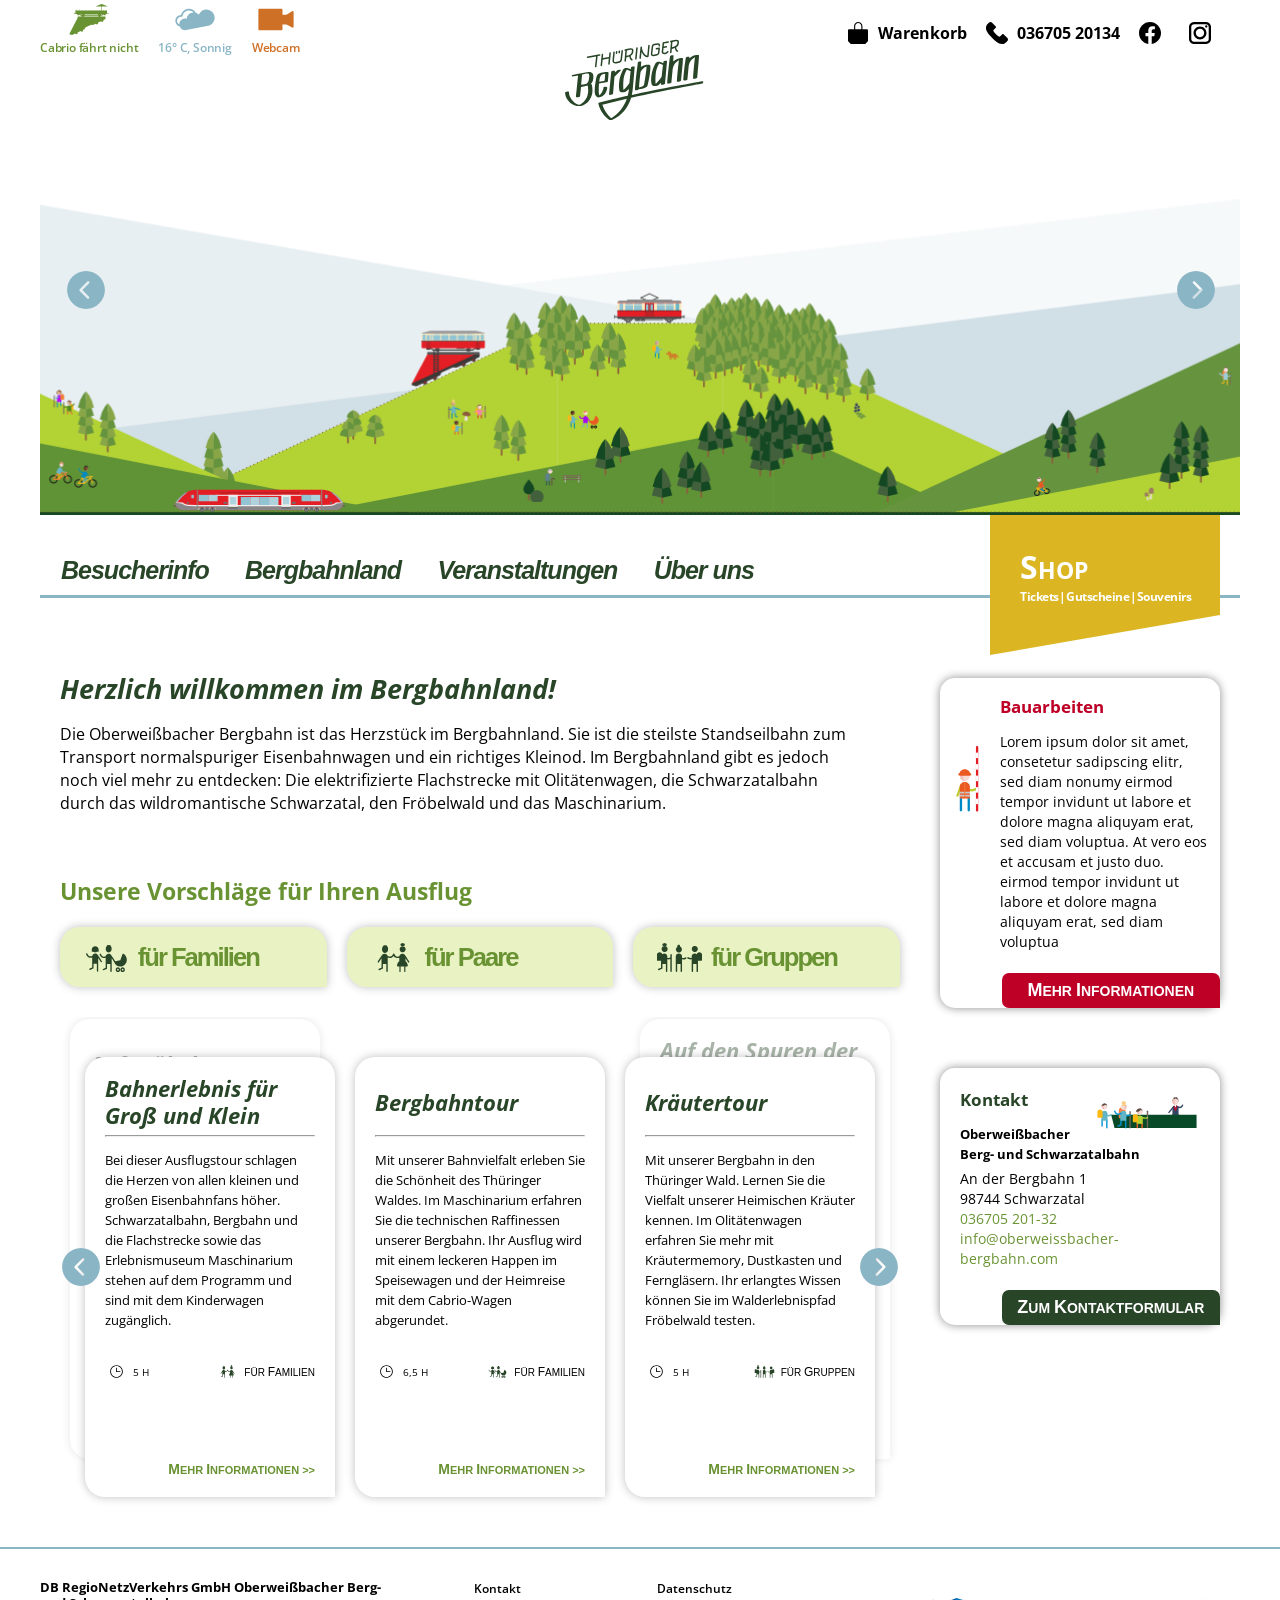
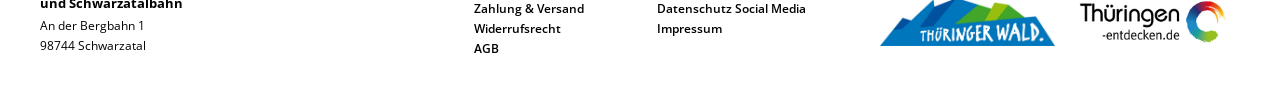
<file: index.html>
<html>
  <head>
    <meta charset="UTF-8">
    <meta name="viewport" content="width=device-width, initial-scale=1.0">
    <title>Thüringer Bergbahn</title>
    <link rel="stylesheet" href="CSS/Header.css" />
    <link rel="stylesheet" href="CSS/Main.css" />
    <link rel="stylesheet" href="CSS/General.css" />
    <link rel="stylesheet" href="CSS/Bottom.css" />
    <link rel="stylesheet" href="CSS/Aside.css" />
    <link rel="preconnect" href="https://fonts.googleapis.com" />
    <link rel="preconnect" href="https://fonts.gstatic.com" crossorigin />
    <link 
        href="https://fonts.googleapis.com/css2?family=Open+Sans:ital,wght@0,400;0,800;1,400;1,800&display=swap"
        rel="stylesheet">
    <script src="extras/jquery-3.6.3.js"></script>
    <script src="extras/slick/slick.min.js"></script>
    <link rel="stylesheet" href="extras/slick/slick.css">
   
    <script src="JS/Bergbahn.js"></script>
  </head>

  <body>
    
    <div id="background"></div> 
    <header>
      <div id="head">
        <div id="left">
          <div  class="left-icons" id="Cabrio" onclick="location.href = 'https://www.thueringerbergbahn.com/bergbahnland/attraktionen/bergbahn_drei_wagen/'">
            <img class="left-icons" src="Logos/Icons/cabrio.svg" />
            <span class="left-icons">Cabrio fährt nicht</span>
            <div
              class="left-icons-hover"
              style="background-color: 699333"
            ></div>
          </div>
          <div class="left-icons" id="Cloud">
            <img class="left-icons" src="Logos/Icons/clouds.svg" />
            <span class="left-icons">16° C, Sonnig</span>
          </div>
          <div class="left-icons" id="Webcam" onclick="location.href = 'https://www.thueringerbergbahn.com/webcam/'">
            <img class="left-icons" src="Logos/Icons/webcam.svg" />
            <span class="left-icons">Webcam</span>
            <div
              class="left-icons-hover"
              style="background-color: #cf7027; width: 140%; left: -10px"
            ></div>
          </div>
        </div>

        <div id="right">
          <a class="right-icons" href="https://www.thueringerbergbahn.com/shop/warenkorb/">
            <div><img src="Logos/Icons/bag.svg" /></div>
            <div class="right-icons-text">Warenkorb</div>
          </a>
          <a class="right-icons" href="tel:03670520134">
            <div><img src="Logos/Icons/phone.svg" /></div>
            <div class="right-icons-text">036705 20134</div>
          </a>
          <a class="right-icons" href="https://www.facebook.com/thueringerbergbahn/">
            <img src="Logos/Icons/facebook.svg" />
          </a>
          <a class="right-icons" href="https://www.instagram.com/thueringerbergbahn/">
            <img src="Logos/Icons/instagram.svg" />
          </av>
        </div>
      </div>
      <div id="logo_box">
        <div id="logo_inner">
          <a  href="Bergbahn.html">
            <img id="logo_img" src="Logos/Icons/Bergbahn Logo.svg" />
          </a>
        </div>
      </div>
      <div id="graphic">
        <div id="prev" style="left: 25px;">
          <img style="width: 70%;" src="Logos/Icons/arrow-left.svg">
        </div>

        <div id="bilder-carousel">
          <img class="graphic obj-p-center" id="standart"  src="Logos/Bilder/main/view-groesser-gleich-1400px.png"/>
          <img class="graphic obj-p-left" src="Logos/Bilder/2_Bahnen.jpg"/>
          <img class="graphic" src="Logos/Bilder/alter_zug.jpg"/>
          <img class="graphic" src="Logos/Bilder/cabrio_und_normal.jpg"/>
          <img class="graphic obj-p-center" src="Logos/Bilder/Vater_Kind.jpg"/>
          <img class="graphic obj-p-right" src="Logos/Bilder/Wegschilder.jpg"/>
          <img class="graphic" src="Logos/Bilder/Zug.jpg"/>
        </div>
       
        <div id="next" style="right: 5px;">
          <img style="width: 70%;" src="Logos/Icons/arrow-right.svg">
       </div>
        
        <div id="yellow">
          <div id="yellow-inner">
            <div id="yellow-shop">Shop</div>
            <div id="yellow-desc">Tickets | Gutscheine | Souvenirs</div>
          </div>
        </div>
      </div>
      <div id="bottom">
        <button id="burger"> 
          <img src="Logos/Icons/burger-button.svg"></button>
        <div id="bottom-text-outer-box">
          <button class="bottom-text">
            Besucherinfo
            <div class="bottom-text-hover" >
              <div class="bottom-text-hover-img">
                <img src="Logos/Icons/conductor.svg" />
              </div>
            </div>
            <div class="bottom-text-arrow"></div>
          </button>
          <nav class="info-overlay" style="background: linear-gradient(205deg,#8ab5c533 17%,white 0), linear-gradient(190deg,#bcdae6 25px,white 0);">
            <div class="info-overlay-X">
              <img src="Logos/Icons/cross.svg">
            </div>

            <img id="info-overlay-sun" src="Logos/Icons/sun.svg">

            <div class="info-overlay-info">

              <a  href="https://www.thueringerbergbahn.com/besucher/besucherinfo/streckennetz_OBS" 
                  class="info-overlay-info-inside">
                <div class="info-overlay-info-inside-con">
                 <img src="Logos/Icons/conductor.svg">
                </div>
              Streckennetz
              </a>

              <a href="https://www.thueringerbergbahn.com/besucher/besucherinfo/fahrplan" 
                 class="info-overlay-info-inside">
                <div class="info-overlay-info-inside-con">
                <img src="Logos/Icons/conductor.svg">
               </div>
               Fahrplan</a>

              <a href="https://www.thueringerbergbahn.com/besucher/besucherinfo/tarife" 
                 class="info-overlay-info-inside">
                <div class="info-overlay-info-inside-con">
                <img src="Logos/Icons/conductor.svg">
               </div>
               Tarife</a>

              <a href="https://www.thueringerbergbahn.com/besucher/besucherinfo/anfahrt_parkplaetze" 
                 class="info-overlay-info-inside">
                <div class="info-overlay-info-inside-con">
                <img src="Logos/Icons/conductor.svg">
               </div>
               Anreise</a>

              <a href="https://www.thueringerbergbahn.com/besucher/besucherinfo/barrierefreiheit"
                 class="info-overlay-info-inside">
                <div class="info-overlay-info-inside-con">
                <img src="Logos/Icons/conductor.svg">
               </div>
               Barrierefreiheit</a>

              <a href="https://www.thueringerbergbahn.com/besucher/besucherinfo/hunde"
                 class="info-overlay-info-inside">
                <div class="info-overlay-info-inside-con">
                <img src="Logos/Icons/conductor.svg">
               </div>
               Hunde</a>

              <a href="https://www.thueringerbergbahn.com/besucher/besucherinfo/infomaterial"
                 class="info-overlay-info-inside">
                <div class="info-overlay-info-inside-con">
                <img src="Logos/Icons/conductor.svg">
               </div>
               Infomaterial</a>
            </div>
  
          </nav>
  
          <button class="bottom-text">
            Bergbahnland
            <div class="bottom-text-hover" >
              <div class="bottom-text-hover-img">
                <img src="Logos/Icons/conductor.svg" />
              </div>
            </div>
            <div class="bottom-text-arrow"></div>
          </button>
          <nav class="info-overlay" style="background: linear-gradient(200deg,#8ab5c533 12%,white 0), linear-gradient(187deg,#bcdae6 25px,white 0);">
            <div class="info-overlay-X">
              <img src="Logos/Icons/cross.svg">
            </div>

            <img id="info-overlay-sun" src="Logos/Icons/sun.svg">

            <div class="info-overlay-info">
  
              <a class="info-overlay-info-inside info-overlay-info-inside-head">
                Attraktionen
              </a>
  
              <a href="https://www.thueringerbergbahn.com/bergbahnland/attraktionen/rundgang360"
                 class="info-overlay-info-inside">
                <div class="info-overlay-info-inside-con">
                  <img src="Logos/Icons/conductor.svg">
                </div>Rundgang durch das Bergbahnland
              </a>
  
              <a href="https://www.thueringerbergbahn.com/bergbahnland/attraktionen/bergbahn_drei_wagen"
                 class="info-overlay-info-inside">
               <div class="info-overlay-info-inside-con">
                 <img src="Logos/Icons/conductor.svg">
                </div>Bergbahn mit drei Wagen
              </a>
  
              <a href="https://www.thueringerbergbahn.com/bergbahnland/attraktionen/flachstrecke_olitae"
                 class="info-overlay-info-inside">
                <div class="info-overlay-info-inside-con">
                  <img src="Logos/Icons/conductor.svg">
                </div>Flachstrecke / Ölitätenwagen
              </a>
  
              <a href="https://www.thueringerbergbahn.com/bergbahnland/attraktionen/schwarzatalbahn"
                 class="info-overlay-info-inside">
                <div class="info-overlay-info-inside-con">
                  <img src="Logos/Icons/conductor.svg">
                </div>Schwarzatahlbahn / Fürstenkutsche
              </a>
  
              <a href="https://www.thueringerbergbahn.com/bergbahnland/attraktionen/maschinarium"
                 class="info-overlay-info-inside">
                <div class="info-overlay-info-inside-con">
                  <img src="Logos/Icons/conductor.svg">
                </div>Maschinarium
              </a>
  
              <a href="https://www.thueringerbergbahn.com/bergbahnland/attraktionen/froebelwald"
                 class="info-overlay-info-inside">
                <div class="info-overlay-info-inside-con">
                  <img src="Logos/Icons/conductor.svg">
                </div>Fröbelwald
              </a>
              </div>
  
            <div class="info-overlay-info">
  
                <a class="info-overlay-info-inside info-overlay-info-inside-head">
                  Gastronomie
                </a>
    
                <a href="https://www.thueringerbergbahn.com/bergbahnland/gastronomie/talstation"
                   class="info-overlay-info-inside">
                  <div class="info-overlay-info-inside-con">
                    <img src="Logos/Icons/conductor.svg">
                  </div>Die Talstation
                </a>
    
                <a href="https://www.thueringerbergbahn.com/bergbahnland/gastronomie/speisewagen"
                   class="info-overlay-info-inside">
                 <div class="info-overlay-info-inside-con">
                   <img src="Logos/Icons/conductor.svg">
                  </div>Speisewagen
                </a>
    
                <a href="https://www.thueringerbergbahn.com/bergbahnland/gastronomie/bahnhofladen"
                   class="info-overlay-info-inside">
                  <div class="info-overlay-info-inside-con">
                    <img src="Logos/Icons/conductor.svg">
                  </div>Bahnhofladen
                </a>
               </div>
  
            <div class="info-overlay-info">
  
                  <a class="info-overlay-info-inside info-overlay-info-inside-head" style="width: 205px;">
                    Schwarzatal entdecken
                  </a>
      
                  <a href="https://www.thueringerbergbahn.com/bergbahnland/schwarzatalentdecke/uebersicht"
                     class="info-overlay-info-inside">
                    <div class="info-overlay-info-inside-con">
                      <img src="Logos/Icons/conductor.svg">
                    </div>Übersicht
                  </a>
      
                  <a href="https://www.thueringerbergbahn.com/bergbahnland/schwarzatalentdecke/veranstaltungen"
                     class="info-overlay-info-inside">
                   <div class="info-overlay-info-inside-con">
                     <img src="Logos/Icons/conductor.svg">
                    </div>Veranstaltungen der Region
                  </a>
               </div>
  
            <div class="info-overlay-info">
  
                    <a class="info-overlay-info-inside info-overlay-info-inside-head">
                      Touren
                    </a>
        
                    <a href="https://www.thueringerbergbahn.com/bergbahnland/touren/fuerfamilien"
                       class="info-overlay-info-inside">
                      <div class="info-overlay-info-inside-con">
                        <img src="Logos/Icons/conductor.svg">
                      </div>Für Familien
                    </a>
        
                    <a href="https://www.thueringerbergbahn.com/bergbahnland/touren/fuerpaare"
                       class="info-overlay-info-inside">
                     <div class="info-overlay-info-inside-con">
                       <img src="Logos/Icons/conductor.svg">
                      </div>Für Paare
                    </a>
        
                    <a href="https://www.thueringerbergbahn.com/bergbahnland/touren/fuergruppen"
                       class="info-overlay-info-inside">
                      <div class="info-overlay-info-inside-con">
                        <img src="Logos/Icons/conductor.svg">
                      </div>Für Gruppen
                    </a>
  
            </div>
          </nav>
          
          <button class="bottom-text">
            Veranstaltungen
            <div class="bottom-text-hover">
              <div class="bottom-text-hover-img">
                <img src="Logos/Icons/conductor.svg" />
              </div>
            </div>
            <div class="bottom-text-arrow"></div>
          
          </button>
          <nav class="info-overlay" style="background: linear-gradient(205deg,#8ab5c533 14%,white 0), linear-gradient(191deg,#bcdae6 25px,white 0);">
            <div class="info-overlay-X">
              <img src="Logos/Icons/cross.svg">
            </div>

            <img id="info-overlay-sun" src="Logos/Icons/sun.svg">

            <div class="info-overlay-info">
  
              <a class="info-overlay-info-inside info-overlay-info-inside-head">
                Bergbahnfeste
              </a>
  
              <a href="https://www.thueringerbergbahn.com/veranstaltungen/bergbahnfeste/nostalgietag"
                 class="info-overlay-info-inside">
                <div class="info-overlay-info-inside-con">
                  <img src="Logos/Icons/conductor.svg">
                </div>Nostalgietag
              </a>
  
              <a href="https://www.thueringerbergbahn.com/veranstaltungen/bergbahnfeste/Jubilaeumsfest"
                 class="info-overlay-info-inside">
               <div class="info-overlay-info-inside-con">
                 <img src="Logos/Icons/conductor.svg">
                </div>Bergbahnjubiläum
              </a>
  
              <a href="https://www.thueringerbergbahn.com/veranstaltungen/bergbahnfeste/lichterglanz"
                 class="info-overlay-info-inside">
                <div class="info-overlay-info-inside-con">
                  <img src="Logos/Icons/conductor.svg">
                </div>Lichterglanz
              </a>
  
              <a href="https://www.thueringerbergbahn.com/veranstaltungen/bergbahnfeste/AdventanderBergbahn"
                 class="info-overlay-info-inside">
                <div class="info-overlay-info-inside-con">
                  <img src="Logos/Icons/conductor.svg">
                </div>Advent an der Bergbahn
              </a>
  
            </div>
  
            <div class="info-overlay-info" style="margin-right: 70px;">
  
                <a class="info-overlay-info-inside info-overlay-info-inside-head">
                  Veranstaltungen in der Region
                </a>
    
                <a href="https://www.thueringerbergbahn.com/veranstaltungen/veranstaltungen_region/veranstaltungskalender"
                   class="info-overlay-info-inside">
                  <div class="info-overlay-info-inside-con">
                    <img src="Logos/Icons/conductor.svg">
                  </div>Veranstalungskalender
                </a>
    
                <a href="https://www.thueringerbergbahn.com/veranstaltungen/veranstaltungen_region/tagdersommerfrische"
                   class="info-overlay-info-inside">
                 <div class="info-overlay-info-inside-con">
                   <img src="Logos/Icons/conductor.svg">
                  </div>Tag der Sommerfrische
                </a>
  
              </div>
          </nav>
         
          <button class="bottom-text">
            Über uns
            <div class="bottom-text-hover">
              <div class="bottom-text-hover-img">
                <img src="Logos/Icons/conductor.svg" />
              </div>
            </div>
            <div class="bottom-text-arrow"></div>
          </button>
          <nav class="info-overlay" style="background: linear-gradient(200deg,#8ab5c533 12%,white 0), linear-gradient(187deg,#bcdae6 25px,white 0);">
            <div class="info-overlay-X">
              <img src="Logos/Icons/cross.svg">
            </div>

            <img id="info-overlay-sun" src="Logos/Icons/sun.svg">

            <div class="info-overlay-info">
  
              <a class="info-overlay-info-inside info-overlay-info-inside-head">
                Bergbahn
              </a>
  
              <a href="https://www.thueringerbergbahn.com/ueberobs/bergbahn_1/geschichte"
                 class="info-overlay-info-inside">
                <div class="info-overlay-info-inside-con">
                  <img src="Logos/Icons/conductor.svg">
                </div>Geschichte
              </a>
  
              <a href="https://www.thueringerbergbahn.com/ueberobs/bergbahn_1/dr_wolfgangbaeseler"
                 class="info-overlay-info-inside">
               <div class="info-overlay-info-inside-con">
                 <img src="Logos/Icons/conductor.svg">
                </div>Dr. Wolfgang Bäseler
              </a>
  
              <a href="https://www.thueringerbergbahn.com/ueberobs/bergbahn_1/funktionsweise"
                 class="info-overlay-info-inside">
                <div class="info-overlay-info-inside-con">
                  <img src="Logos/Icons/conductor.svg">
                </div>Funktionsweise
              </a>
  
              <a href="https://www.thueringerbergbahn.com/ueberobs/bergbahn_1/fahrzeuge"
                 class="info-overlay-info-inside">
                <div class="info-overlay-info-inside-con">
                  <img src="Logos/Icons/conductor.svg">
                </div>Fahrzeuge
              </a>
  
              <a href="https://www.thueringerbergbahn.com/ueberobs/bergbahn_1/rekonstruktionderbergbahn"
                 class="info-overlay-info-inside">
                <div class="info-overlay-info-inside-con">
                  <img src="Logos/Icons/conductor.svg">
                </div>Rekonstruktion der Bergbahn
              </a>
  
              <a href="https://www.thueringerbergbahn.com/ueberobs/bergbahn_1/historischebilder"
                 class="info-overlay-info-inside">
                <div class="info-overlay-info-inside-con">
                  <img src="Logos/Icons/conductor.svg">
                </div>Historische Bilder
             </a>
              </div>
  
            <div class="info-overlay-info">
  
                <a class="info-overlay-info-inside info-overlay-info-inside-head">
                  Flachstrecke
                </a>
    
                <a href="https://www.thueringerbergbahn.com/ueberobs/flachstrecke/geschichte"
                   class="info-overlay-info-inside">
                  <div class="info-overlay-info-inside-con">
                    <img src="Logos/Icons/conductor.svg">
                  </div>Geschichte
                </a>
    
                <a href="https://www.thueringerbergbahn.com/ueberobs/flachstrecke/triebwagen" 
                   class="info-overlay-info-inside">
                 <div class="info-overlay-info-inside-con">
                   <img src="Logos/Icons/conductor.svg">
                  </div>Triebwagen
                </a>
    
                <a href="https://www.thueringerbergbahn.com/ueberobs/flachstrecke/sonderfahrzeuge"
                   class="info-overlay-info-inside">
                  <div class="info-overlay-info-inside-con">
                    <img src="Logos/Icons/conductor.svg">
                  </div>Sonderfahrzeuge
                </a>
  
                <a href="https://www.thueringerbergbahn.com/ueberobs/flachstrecke/historischebilder"
                   class="info-overlay-info-inside">
                  <div class="info-overlay-info-inside-con">
                    <img src="Logos/Icons/conductor.svg">
                   </div>Historische Bilder
                 </a>
  
               </div>
  
            <div class="info-overlay-info">
  
                  <a class="info-overlay-info-inside info-overlay-info-inside-head" style="width: 205px;">
                    Schwarzatalbahn
                  </a>
      
                  <a href="https://www.thueringerbergbahn.com/ueberobs/schwarzatalbahn/geschichte"
                     class="info-overlay-info-inside">
                    <div class="info-overlay-info-inside-con">
                      <img src="Logos/Icons/conductor.svg">
                    </div>Geschichte
                  </a>
      
                  <a href="https://www.thueringerbergbahn.com/ueberobs/schwarzatalbahn/triebwagen"
                     class="info-overlay-info-inside">
                   <div class="info-overlay-info-inside-con">
                     <img src="Logos/Icons/conductor.svg">
                    </div>Triebwagen
                  </a>
  
                  <a href="https://www.thueringerbergbahn.com/ueberobs/schwarzatalbahn/historischefotos"
                     class="info-overlay-info-inside">
                    <div class="info-overlay-info-inside-con">
                      <img src="Logos/Icons/conductor.svg">
                     </div>Historische Bilder
                   </a>
  
               </div>
  
            <div class="info-overlay-info">
  
                    <a class="info-overlay-info-inside info-overlay-info-inside-head">
                      Weiteres
                    </a>
        
                    <a href="https://www.thueringerbergbahn.com/ueberobs/weiteres/kontakt"
                       class="info-overlay-info-inside">
                      <div class="info-overlay-info-inside-con">
                        <img src="Logos/Icons/conductor.svg">
                      </div>Kontakt
                    </a>
        
                    <a href="https://www.thueringerbergbahn.com/ueberobs/weiteres/gaestebefragung"
                       class="info-overlay-info-inside">
                     <div class="info-overlay-info-inside-con">
                       <img src="Logos/Icons/conductor.svg">
                      </div>Gästebefragung
                    </a>
        
                    <a href="https://www.thueringerbergbahn.com/ueberobs/weiteres/foerdervereinobs"
                       class="info-overlay-info-inside">
                      <div class="info-overlay-info-inside-con">
                        <img src="Logos/Icons/conductor.svg">
                      </div>Förderverein OBS
                    </a>
  
                    <a href="https://www.thueringerbergbahn.com/ueberobs/weiteres/bergbahnkoenigin"
                       class="info-overlay-info-inside">
                      <div class="info-overlay-info-inside-con">
                        <img src="Logos/Icons/conductor.svg">
                      </div>Bergbahnkönigin
                    </a>
  
                    <a href="https://www.thueringerbergbahn.com/ueberobs/weiteres/nachhaltigkeit"
                       class="info-overlay-info-inside">
                     <div class="info-overlay-info-inside-con">
                        <img src="Logos/Icons/conductor.svg">
                      </div>Nachhaltigkeit
                    </a>
  
            </div>
          </nav>

          <div id="bottom-links-outer">
            <a href="https://www.thueringerbergbahn.com/shop/warenkorb/" class="bottom-links">
              <img  style="fill: white;"  src="Logos/Icons/bag_white.svg">
            </a>
            <a href="tel:03670520134" class="bottom-links">
              <img src="Logos/Icons/phone_white.svg" alt="">
            </a>
            <a href="https://de-de.facebook.com/thueringerbergbahn/" class="bottom-links BgC_dark">
              <img src="Logos/Icons/facebook_white.svg" alt="">
            </a>
            <a href="https://www.instagram.com/thueringerbergbahn/" class="bottom-links BgC_dark">
              <img src="Logos/Icons/instagram_white.svg" alt="">
            </a>
          </div>
        </div>
        
      
      </div>
    </header>

    <main id="page">
      <main id="information">
        <div id="willkommen">
          <h2>Herzlich willkommen im Bergbahnland!</h2>
          <p class="text">
            Die Oberweißbacher Bergbahn ist das Herzstück im Bergbahnland. Sie
            ist die steilste Standseilbahn zum Transport normalspuriger
            Eisenbahnwagen und ein richtiges Kleinod. Im Bergbahnland gibt es
            jedoch noch viel mehr zu entdecken: Die elektrifizierte Flachstrecke
            mit Olitätenwagen, die Schwarzatalbahn durch das wildromantische
            Schwarzatal, den Fröbelwald und das Maschinarium.
          </p>
        </div>
        <div id="vorschläge">
          <div>
            <h3>Unsere Vorschläge für Ihren Ausflug</h3>
          </div>
          <nav>
            <button class="Ausflug">
              <img src="Logos/Icons/family.svg" />
              für Familien
            </button>
            <button class="Ausflug">
              <img src="Logos/Icons/pair.svg" />
              für Paare
            </button>
            <button class="Ausflug">
              <img src="Logos/Icons/group.svg" />
              für Gruppen
            </button>
          </nav>
          <div id="carousel"></div>
        </div>

        <section class="karten slick-carousel">

          <div id="prev" style="left: 0px;">
            <img style="width: 70%;" src="Logos/Icons/arrow-left.svg">
          </div>

          <div class="karten carousel-slider">
            <div class="karten carousel-boxes"> <!--Bergbahntour-->
              <h4 class="carousel-boxes-top">Bergbahntour</h4>
              <hr />
              <p class="carousel-boxes-text">
                Mit unserer Bahnvielfalt erleben Sie die Schönheit des Thüringer
                Waldes. Im Maschinarium erfahren Sie die technischen Raffinessen
                unserer Bergbahn. Ihr Ausflug wird mit einem leckeren Happen im
                Speisewagen und der Heimreise mit dem Cabrio-Wagen abgerundet.
              </p>
              <div class="carousel-boxes-bottom">
                <div class="carousel-boxes-bottom-time">
                  <img class="box" src="Logos/Icons/clock.svg"/>
                  <span>6,5 H</span>
                </div>
                <div class="carousel-boxes-bottom-amount">
                  <img class="box" src="Logos/Icons/family.svg" />
                  <span>FÜR <span style="font-size: 12px">F</span>AMILIEN</span>
                </div>
              </div>
              <span class="informationen"> <span style="font-size: 14;">M</span>EHR <span style="font-size: 14">I</span>NFORMATIONEN >></span>

              
            </div>

            <div class="karten carousel-boxes"> <!--Kräutertour-->
              <h4 class="carousel-boxes-top">Kräutertour</h4>
              <hr />
              <p class="carousel-boxes-text">
                Mit unserer Bergbahn in den Thüringer Wald. Lernen Sie die
                Vielfalt unserer Heimischen Kräuter kennen. Im Olitätenwagen
                erfahren Sie mehr mit Kräutermemory, Dustkasten und Ferngläsern.
                Ihr erlangtes Wissen können Sie im Walderlebnispfad Fröbelwald
                testen.
              </p>
              <div class="carousel-boxes-bottom">
                <div class="carousel-boxes-bottom-time">
                  <img class="box" src="Logos/Icons/clock.svg"" />
                  <span>5 H</span>
                </div>
                <div class="carousel-boxes-bottom-amount">
                  <img class="box" src="Logos/Icons/group.svg" />
                  <span>FÜR <span style="font-size: 12px">G</span>RUPPEN</span>
                </div>
              </div>
              <span class="informationen"> <span style="font-size: 14;">M</span>EHR <span style="font-size: 14">I</span>NFORMATIONEN >></span>
              <p></p>
            </div>

            <div class="karten carousel-boxes"> <!--Buckelapotheker-->
              <h4 class="carousel-boxes-top">Auf den Spuren der Buckelapotheker</h4>
              <hr />
              <p class="carousel-boxes-text">
                Von der Bergbahnstation Lichtenstein geht es durch den Fröbelwald hin zur
                Lichten-hainer Höhe. In Oberweißbach können Sie das Memorialmuseum
                "Friedrich Fröbel" besuchen. Auf dem Weg nach Cursdorf können Sie Halt an
                der Kräuterhütte, dem Fröbelturm und der Himmelsleiter machen.
              </p>
              <div class="carousel-boxes-bottom">
                <div class="carousel-boxes-bottom-time">
                  <img class="box" src="Logos/Icons/clock.svg"/>
                  <span>7 H</span>
                </div>
                <div class="carousel-boxes-bottom-amount">
                  <img class="box" src="Logos/Icons/pair.svg" />
                  <span>FÜR <span style="font-size: 12px">P</span>AARE</span>
                </div>
              </div>
              <span class="informationen"> <span style="font-size: 14;">M</span>EHR <span style="font-size: 14">I</span>NFORMATIONEN >></span>
              <p></p>
            </div>

            <div class="karten carousel-boxes" > <!--Kurztour gruppen-->
              <h4 class="carousel-boxes-top">Kurztour für Gruppen</h4>
              <hr />
              <p class="carousel-boxes-text">
                Sollte die Bergbahn ein Baustein Ihrer Tour werden, 
                können Sie folgender Empfehlung folgen. In knapp zwei Stunden haben 
                Sie inklusive Imbisses die Highlights des Bergbahnlandes entdeckt. 
                Wenn Sie diese Tour zeitlich nach hinten schieben, 
                könnten Sie anstelle des Mittagsimbisses ein Kaffeetrinken im 
                Speisewagen einplanen.
              </p>
              <div class="carousel-boxes-bottom">
                <div class="carousel-boxes-bottom-time">
                  <img class="box" src="Logos/Icons/clock.svg"/>
                  <span>2 H</span>
                </div>
                <div class="carousel-boxes-bottom-amount">
                  <img class="box" src="Logos/Icons/group.svg" />
                  <span>FÜR <span style="font-size: 12px">G</span>RUPPEN</span>
                </div>
              </div>
              <span class="informationen"> <span style="font-size: 14;">M</span>EHR <span style="font-size: 14">I</span>NFORMATIONEN >></span>
              <p></p>
            </div>

            <div class="karten carousel-boxes" > <!--Mittagstour für Gruppen-->
              <h4 class="carousel-boxes-top">Mittagstour für Gruppen</h4>
              <hr />
              <p class="carousel-boxes-text">
                Sollte die Bergbahn ein Baustein Ihrer Tour werden und Sie möchten 
                diese ab dem Mittag entdecken, dann können Sie folgender Empfehlung folgen. 
                Alternativ können Sie am Nachmittag in Obstfelderschmiede mit einem 
                Kaffeegedeck starten.
              </p>
              <div class="carousel-boxes-bottom">
                <div class="carousel-boxes-bottom-time">
                  <img class="box" src="Logos/Icons/clock.svg"/>
                  <span>2,25 H</span>
                </div>
                <div class="carousel-boxes-bottom-amount">
                  <img class="box" src="Logos/Icons/group.svg" />
                  <span>FÜR <span style="font-size: 12px">G</span>RUPPEN</span>
                </div>
              </div>
              <span class="informationen"> <span style="font-size: 14;">M</span>EHR <span style="font-size: 14">I</span>NFORMATIONEN >></span>
              <p></p>
            </div>

            <div class="karten carousel-boxes" > <!--Auf Fröbel´s Spuren-->
              <h4 class="carousel-boxes-top">Auf Fröbel's Spuren</h4>
              <hr />
              <p class="carousel-boxes-text">
                Friedrich Fröbel ist der Begründer des Kindergartens und hier im Schwarzatal geboren. 
                Begeben Sie sich auf eine spielerische Entdeckungsreise.
              </p>
              <div class="carousel-boxes-bottom">
                <div class="carousel-boxes-bottom-time">
                  <img class="box" src="Logos/Icons/clock.svg"/>
                  <span>6 H</span>
                </div>
                <div class="carousel-boxes-bottom-amount">
                  <img class="box" src="Logos/Icons/pair.svg" />
                  <span>FÜR <span style="font-size: 12px">F</span>AMILIEN</span>
                </div>
              </div>
              <span class="informationen"> <span style="font-size: 14;">M</span>EHR <span style="font-size: 14">I</span>NFORMATIONEN >></span>
              <p></p>
            </div>

            <div class="karten carousel-boxes" > <!--Bahnerlebnis für Groß und Klein-->
              <h4 class="carousel-boxes-top">Bahnerlebnis für Groß und Klein</h4>
              <hr />
              <p class="carousel-boxes-text">
                Bei dieser Ausflugstour schlagen die Herzen von allen kleinen und großen Eisenbahnfans höher. 
                Schwarzatalbahn, Bergbahn und die Flachstrecke sowie das Erlebnismuseum 
                Maschinarium stehen auf dem Programm und sind mit dem Kinderwagen zugänglich.
              </p>
              <div class="carousel-boxes-bottom">
                <div class="carousel-boxes-bottom-time">
                  <img class="box" src="Logos/Icons/clock.svg"/>
                  <span>5 H</span>
                </div>
                <div class="carousel-boxes-bottom-amount">
                  <img class="box" src="Logos/Icons/pair.svg" />
                  <span>FÜR <span style="font-size: 12px">F</span>AMILIEN</span>
                </div>
              </div>
              <span class="informationen"> <span style="font-size: 14;">M</span>EHR <span style="font-size: 14">I</span>NFORMATIONEN >></span>
              <p></p>
            </div>

          </div>

          <div id="next" style="right: 0px; justify-content: end;">
             <img style="width: 70%;" src="Logos/Icons/arrow-right.svg">
          </div>
        </section>
        
      </main>

      <aside> <!-- seitenboxen -->
        <div class="side-box" id="Bauarbeiten">
          <div id="side-box-content">
            <div id="side-box-picture">
              <img src="Logos/Icons/Bauarbeiter.svg" />
            </div>
            <div id="side-box-info">
              <span>Bauarbeiten</span>
              <p>
                Lorem ipsum dolor sit amet, consetetur sadipscing elitr, sed
                diam nonumy eirmod tempor invidunt ut labore et dolore magna
                aliquyam erat, sed diam voluptua. At vero eos et accusam et
                justo duo. eirmod tempor invidunt ut labore et dolore magna
                aliquyam erat, sed diam voluptua 
              </p>
            </div>
          </div>
          <button id="rar"><span>M</span>EHR <span>I</span>NFORMATIONEN</button>
        </div>

        <div class="side-box" id="Kontakt">
          <div class="side-box-content" style="padding: 20px 20px 0px">
            <img id="Rezeption" src="Logos/Icons/Rezeption.svg" />
            <span id="Kontakt">Kontakt</span>
            <p id="was">Oberweißbacher Berg- und Schwarzatalbahn</p>
            <p id="ort">
              An der Bergbahn 1<br />
              98744 Schwarzatal<br /><span
                >036705 201-32<br />info@oberweissbacher-bergbahn.com</span
              >
            </p>
          </div>
          <button id="rar" style="background-color: #284528">
            <span>Z</span>UM <span>K</span>ONTAKTFORMULAR
          </button>
        </div>
      </aside>
    </main>

    <footer>
      <div id="bottom-inner">
        <div class="bottom-content" id="eins">
          <p style="line-height: 16px; font-size: 13px; margin-bottom: 5px">
            <strong
              >DB RegioNetzVerkehrs GmbH Oberweißbacher Berg-und
              Schwarzatalbahn</strong
            >
          </p>
          <p>An der Bergbahn 1</p>
          <p>98744 Schwarzatal</p>
        </div>
        <div class="bottom-content" id="zwei">
          <a href="https://www.thueringerbergbahn.com/ueberobs/weiteres/kontakt/">Kontakt</a> <br>
          <a href="https://www.thueringerbergbahn.com/Zahlung_und_Versand/">Zahlung & Versand</a> <br>
          <a href="https://www.thueringerbergbahn.com/widerrufsrecht/">Widerrufsrecht</a> <br>
          <a href="https://www.thueringerbergbahn.com/agb/">AGB</a> <br>
        </div>
        <div class="bottom-content" id="drei">
          <a href="https://www.thueringerbergbahn.com/datenschutz/">Datenschutz</a> <br>
          <a href="https://www.thueringerbergbahn.com/datenschutz_social_media/">Datenschutz Social Media</a> <br>
          <a href="https://www.thueringerbergbahn.com/impressum/">Impressum</a> <br>
        </div>
        <div class="bottom-content" id="Logos">
          <a href="https://www.thueringer-wald.com/" style="width: 100%; margin-right: 10px;">
            <img style="width: 100%;"
                 src="Logos/Icons/Thüringer Wald.jpg"/>
          </a>
          <a href="https://www.thueringen-entdecken.de/" style="width: 100%;">
            <img src="Logos/Icons/Thüringen.jpg" style="width: 100%"/>
          </a>
          
          
        </div>
      </div>
    </footer>
  </body>
</html>
</file>
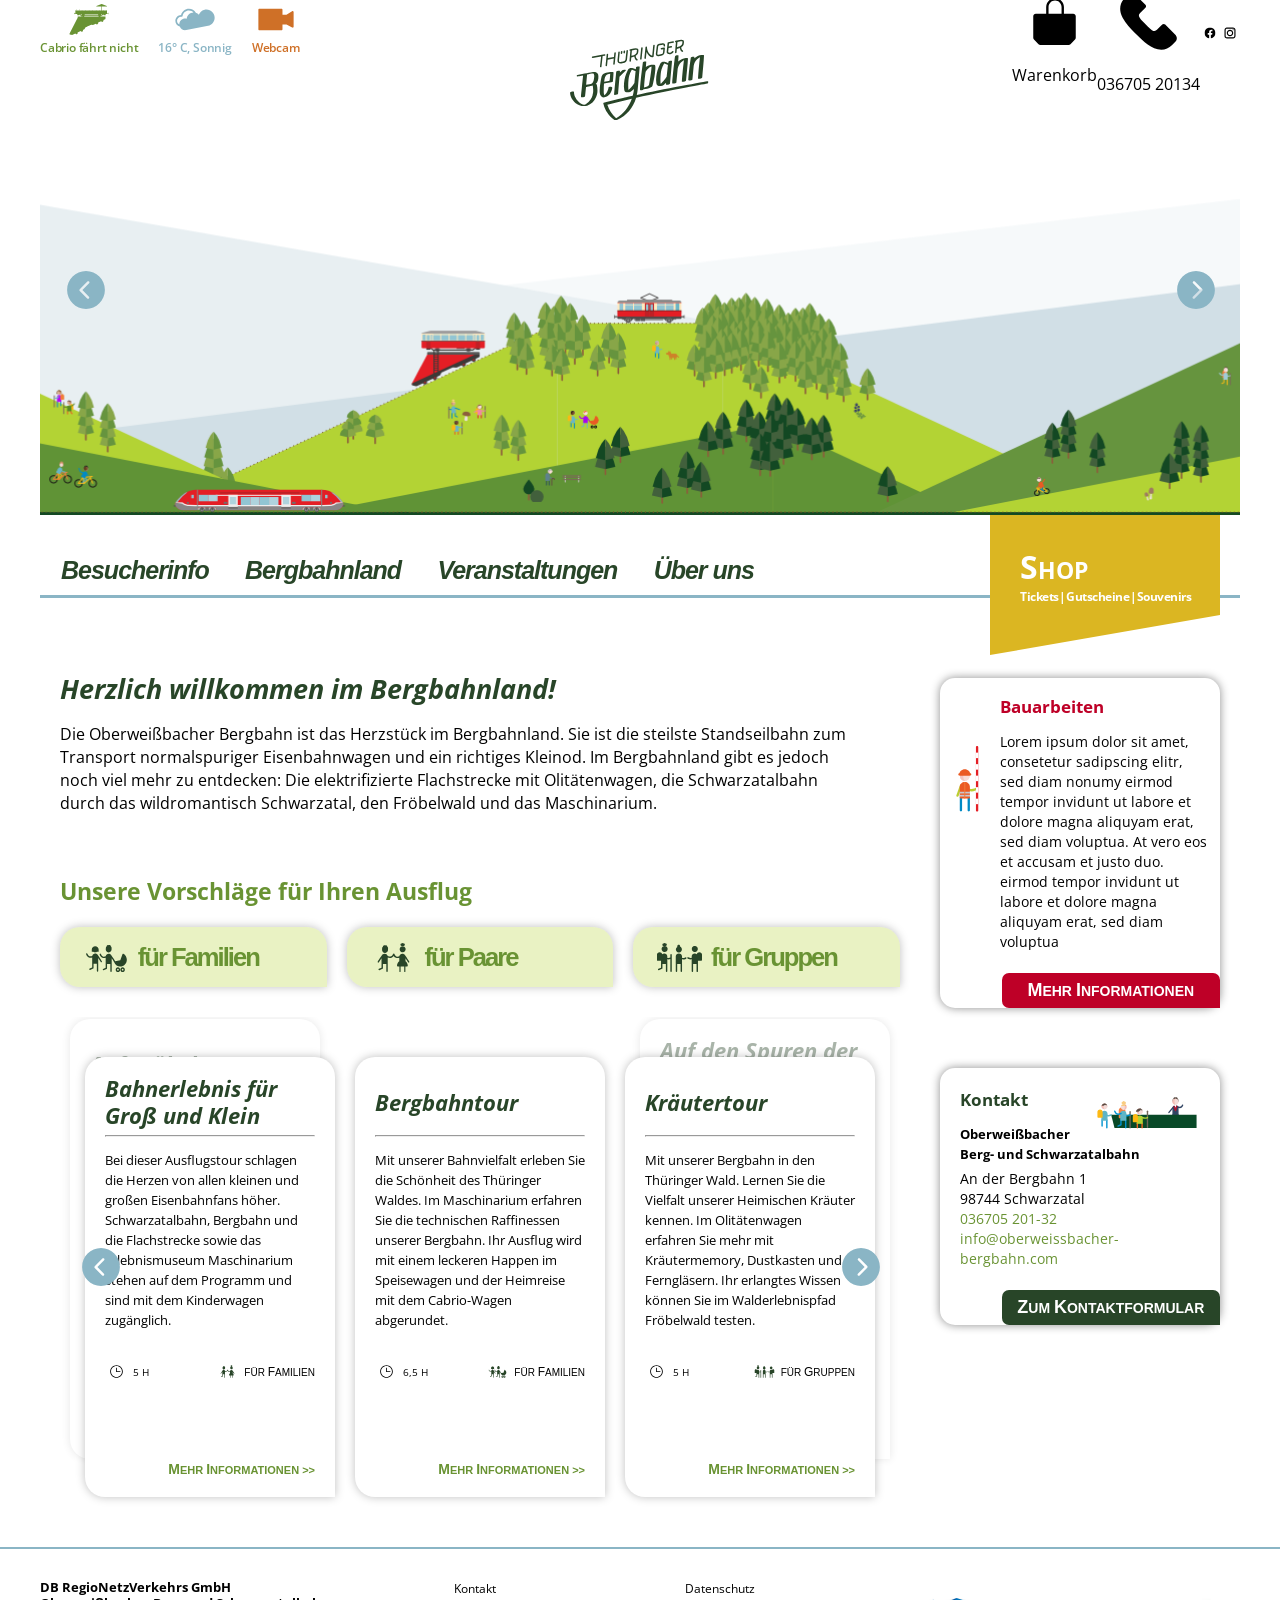
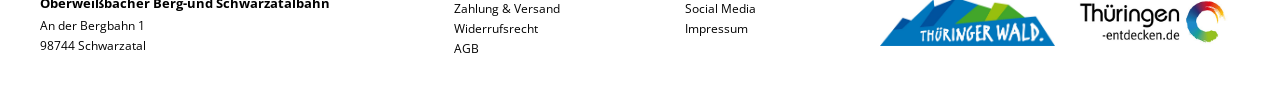
<file: Bergbahn.html>
<html>
  <head>
    <meta charset="UTF-8">
    <meta name="viewport" content="width=device-width, initial-scale=1.0">
    <title>Thüringer Bergbahn</title>
    <link rel="stylesheet" href="CSS/Header.css" />
    <link rel="stylesheet" href="CSS/Main.css" />
    <link rel="stylesheet" href="CSS/General.css" />
    <link rel="stylesheet" href="CSS/Bottom.css" />
    <link rel="stylesheet" href="CSS/Aside.css" />
    <link rel="preconnect" href="https://fonts.googleapis.com" />
    <link rel="preconnect" href="https://fonts.gstatic.com" crossorigin />
    <link 
        href="https://fonts.googleapis.com/css2?family=Open+Sans:ital,wght@0,400;0,800;1,400;1,800&display=swap"
        rel="stylesheet">
    <script src="/extras/jquery-3.6.3.js"></script>
    <script src="/extras/slick/slick.min.js"></script>
    <link rel="stylesheet" href="/extras/slick/slick.css">
   
    <script src="JS/Bergbahn.js"></script>
  </head>

  <body>
    
    <div id="background"></div> 
    <header>
      <div id="head">
        <div id="left">
          <div class="left-icons" id="Cabrio">
            <img class="left-icons" src="Logos/Icons/cabrio.svg" />
            <span class="left-icons">Cabrio fährt nicht</span>
            <div
              class="left-icons-hover"
              style="background-color: 699333"
            ></div>
          </div>
          <div class="left-icons" id="Cloud">
            <img class="left-icons" src="Logos/Icons/clouds.svg" />
            <span class="left-icons">16° C, Sonnig</span>
          </div>
          <div class="left-icons" id="Webcam">
            <img class="left-icons" src="Logos/Icons/webcam.svg" />
            <span class="left-icons">Webcam</span>
            <div
              class="left-icons-hover"
              style="background-color: #cf7027; width: 140%; left: -10px"
            ></div>
          </div>
        </div>

        <div id="right">
          <div class="right-icons">
            <div><img src="Logos/Icons/bag.svg" /></div>
            <div class="right-icons-text">Warenkorb</div>
          </div>
          <div class="right-icons">
            <div><img src="Logos/Icons/phone.svg" /></div>
            <div class="right-icons-text">036705 20134</div>
          </div>
          <div class="right-icons">
            <img src="Logos/Icons/facebook.svg" />
          </div>
          <div class="right-icons">
            <img src="Logos/Icons/instagram.svg" />
          </div>
        </div>
      </div>
      <div id="logo_box">
        <div id="logo_inner">
          <a  href="Bergbahn.html">
            <img id="logo_img" src="Logos/Icons/Bergbahn Logo.svg" />
          </a>
        </div>
        
        
      </div>
      <div id="graphic">
        <div id="prev" style="left: 25px;">
          <img style="width: 70%;" src="Logos/Icons/arrow-left.svg">
        </div>

        <div id="bilder-carousel">
          <img class="graphic" id="standart" src="Logos/Bilder/main/view-groesser-gleich-1400px.png"/>
          <img class="graphic" src="Logos/Bilder/2_Bahnen.jpg"/>
          <img class="graphic" src="Logos/Bilder/alter_zug.jpg"/>
          <img class="graphic" src="Logos/Bilder/cabrio_und_normal.jpg"/>
          <img class="graphic" src="Logos/Bilder/Vater_Kind.jpg"/>
          <img class="graphic" src="Logos/Bilder/Wegschilder.jpg"/>
          <img class="graphic" src="Logos/Bilder/Zug.jpg"/>
        </div>
       
        <div id="next" style="right: 5px;">
          <img style="width: 70%;" src="Logos/Icons/arrow-right.svg">
       </div>
        
        <div id="yellow">
          <div id="yellow-inner">
            <div id="yellow-shop">Shop</div>
            <div id="yellow-desc">Tickets | Gutscheine | Souvenirs</div>
          </div>
        </div>
      </div>
      <div id="bottom">
        <button id="burger"> 
          <img src="Logos/Icons/burger-button.svg"></button>
        <div id="bottom-text-outer-box">
          <button class="bottom-text">
            Besucherinfo
            <div class="bottom-text-hover" >
              <div class="bottom-text-hover-img">
                <img src="Logos/Icons/conductor.svg" />
              </div>
            </div>
            <div class="bottom-text-arrow"></div>
          </button>
          <nav class="info-overlay" style="background: linear-gradient(205deg,#8ab5c533 17%,white 0), linear-gradient(190deg,#bcdae6 25px,white 0);">
            <div class="info-overlay-X">
              <img src="Logos/Icons/cross.svg">
            </div>
            <img id="info-overlay-sun" src="Logos/Icons/sun.svg">
            <div class="info-overlay-info">
              <div class="info-overlay-info-inside">
                <div class="info-overlay-info-inside-con">
                 <img src="Logos/Icons/conductor.svg">
                </div>
              Streckennetz
              </div>
              <div class="info-overlay-info-inside"><div class="info-overlay-info-inside-con">
                <img src="Logos/Icons/conductor.svg">
               </div>Fahrplan</div>
              <div class="info-overlay-info-inside"><div class="info-overlay-info-inside-con">
                <img src="Logos/Icons/conductor.svg">
               </div>Tarife</div>
              <div class="info-overlay-info-inside"><div class="info-overlay-info-inside-con">
                <img src="Logos/Icons/conductor.svg">
               </div>Anreise</div>
              <div class="info-overlay-info-inside"><div class="info-overlay-info-inside-con">
                <img src="Logos/Icons/conductor.svg">
               </div>Barrierefreiheit</div>
              <div class="info-overlay-info-inside"><div class="info-overlay-info-inside-con">
                <img src="Logos/Icons/conductor.svg">
               </div>Hunde</div>
              <div class="info-overlay-info-inside"><div class="info-overlay-info-inside-con">
                <img src="Logos/Icons/conductor.svg">
               </div>Infomaterial</div>
            </div>
  
          </nav>
  
          <button class="bottom-text">
            Bergbahnland
            <div class="bottom-text-hover" >
              <div class="bottom-text-hover-img">
                <img src="Logos/Icons/conductor.svg" />
              </div>
            </div>
            <div class="bottom-text-arrow"></div>
          </button>
          <nav class="info-overlay" style="background: linear-gradient(200deg,#8ab5c533 12%,white 0), linear-gradient(187deg,#bcdae6 25px,white 0);">
            <div class="info-overlay-X">
              <img src="Logos/Icons/cross.svg">
            </div>
            <img id="info-overlay-sun" src="Logos/Icons/sun.svg">
            <div class="info-overlay-info">
  
              <div class="info-overlay-info-inside info-overlay-info-inside-head">
                Attraktionen
              </div>
  
              <div class="info-overlay-info-inside">
                <div class="info-overlay-info-inside-con">
                  <img src="Logos/Icons/conductor.svg">
                </div>Rundgang durch das Bergbahnland
              </div>
  
              <div class="info-overlay-info-inside">
               <div class="info-overlay-info-inside-con">
                 <img src="Logos/Icons/conductor.svg">
                </div>Bergbahn mit drei Wagen
              </div>
  
              <div class="info-overlay-info-inside">
                <div class="info-overlay-info-inside-con">
                  <img src="Logos/Icons/conductor.svg">
                </div>Flachstrecke / Ölitätenwagen
              </div>
  
              <div class="info-overlay-info-inside">
                <div class="info-overlay-info-inside-con">
                  <img src="Logos/Icons/conductor.svg">
                </div>Schwarzatahlbahn / Fürstenkutsche
              </div>
  
              <div class="info-overlay-info-inside">
                <div class="info-overlay-info-inside-con">
                  <img src="Logos/Icons/conductor.svg">
                </div>Maschinarium
              </div>
  
                <div class="info-overlay-info-inside">
                  <div class="info-overlay-info-inside-con">
                    <img src="Logos/Icons/conductor.svg">
                  </div>Fröbelwald
                </div>
              </div>
  
            <div class="info-overlay-info">
  
                <div class="info-overlay-info-inside info-overlay-info-inside-head">
                  Gastronomie
                </div>
    
                <div class="info-overlay-info-inside">
                  <div class="info-overlay-info-inside-con">
                    <img src="Logos/Icons/conductor.svg">
                  </div>Die Talstation
                </div>
    
                <div class="info-overlay-info-inside">
                 <div class="info-overlay-info-inside-con">
                   <img src="Logos/Icons/conductor.svg">
                  </div>Speisewagen
                </div>
    
                <div class="info-overlay-info-inside">
                  <div class="info-overlay-info-inside-con">
                    <img src="Logos/Icons/conductor.svg">
                  </div>Bahnhofladen
                </div>
               </div>
  
            <div class="info-overlay-info">
  
                  <div class="info-overlay-info-inside info-overlay-info-inside-head" style="width: 205px;">
                    Schwarzatal entdecken
                  </div>
      
                  <div class="info-overlay-info-inside">
                    <div class="info-overlay-info-inside-con">
                      <img src="Logos/Icons/conductor.svg">
                    </div>Übersicht
                  </div>
      
                  <div class="info-overlay-info-inside">
                   <div class="info-overlay-info-inside-con">
                     <img src="Logos/Icons/conductor.svg">
                    </div>Veranstaltungen der Region
                  </div>
               </div>
  
            <div class="info-overlay-info">
  
                    <div class="info-overlay-info-inside info-overlay-info-inside-head">
                      Touren
                    </div>
        
                    <div class="info-overlay-info-inside">
                      <div class="info-overlay-info-inside-con">
                        <img src="Logos/Icons/conductor.svg">
                      </div>Für Familien
                    </div>
        
                    <div class="info-overlay-info-inside">
                     <div class="info-overlay-info-inside-con">
                       <img src="Logos/Icons/conductor.svg">
                      </div>Für Paare
                    </div>
        
                    <div class="info-overlay-info-inside">
                      <div class="info-overlay-info-inside-con">
                        <img src="Logos/Icons/conductor.svg">
                      </div>Für Gruppen
                    </div>
  
            </div>
          </nav>
          
          <button class="bottom-text">
            Veranstaltungen
            <div class="bottom-text-hover">
              <div class="bottom-text-hover-img">
                <img src="Logos/Icons/conductor.svg" />
              </div>
            </div>
            <div class="bottom-text-arrow"></div>
          
          </button>
          <nav class="info-overlay" style="background: linear-gradient(205deg,#8ab5c533 14%,white 0), linear-gradient(191deg,#bcdae6 25px,white 0);">
            <div class="info-overlay-X">
              <img src="Logos/Icons/cross.svg">
            </div>
            <img id="info-overlay-sun" src="Logos/Icons/sun.svg">
            <div class="info-overlay-info">
  
              <div class="info-overlay-info-inside info-overlay-info-inside-head">
                Bergbahnfeste
              </div>
  
              <div class="info-overlay-info-inside">
                <div class="info-overlay-info-inside-con">
                  <img src="Logos/Icons/conductor.svg">
                </div>Nostalgietag
              </div>
  
              <div class="info-overlay-info-inside">
               <div class="info-overlay-info-inside-con">
                 <img src="Logos/Icons/conductor.svg">
                </div>Bergbahnjubiläum
              </div>
  
              <div class="info-overlay-info-inside">
                <div class="info-overlay-info-inside-con">
                  <img src="Logos/Icons/conductor.svg">
                </div>Lichterglanz
              </div>
  
              <div class="info-overlay-info-inside">
                <div class="info-overlay-info-inside-con">
                  <img src="Logos/Icons/conductor.svg">
                </div>Advent an der Bergbahn
              </div>
  
            </div>
  
            <div class="info-overlay-info" style="margin-right: 70px;">
  
                <div class="info-overlay-info-inside info-overlay-info-inside-head">
                  Veranstaltungen in der <br> Region
                </div>
    
                <div class="info-overlay-info-inside">
                  <div class="info-overlay-info-inside-con">
                    <img src="Logos/Icons/conductor.svg">
                  </div>Veranstalungskalender
                </div>
    
                <div class="info-overlay-info-inside">
                 <div class="info-overlay-info-inside-con">
                   <img src="Logos/Icons/conductor.svg">
                  </div>Tag der Sommerfrische
                </div>
  
              </div>
          </nav>
         
          <button class="bottom-text">
            Über uns
            <div class="bottom-text-hover">
              <div class="bottom-text-hover-img">
                <img src="Logos/Icons/conductor.svg" />
              </div>
            </div>
            <div class="bottom-text-arrow"></div>
          </button>
          <nav class="info-overlay" style="background: linear-gradient(200deg,#8ab5c533 12%,white 0), linear-gradient(187deg,#bcdae6 25px,white 0);">
            <div class="info-overlay-X">
              <img src="Logos/Icons/cross.svg">
            </div>
            <img id="info-overlay-sun" src="Logos/Icons/sun.svg">
            <div class="info-overlay-info">
  
              <div class="info-overlay-info-inside info-overlay-info-inside-head">
                Bergbahn
              </div>
  
              <div class="info-overlay-info-inside">
                <div class="info-overlay-info-inside-con">
                  <img src="Logos/Icons/conductor.svg">
                </div>Geschichte
              </div>
  
              <div class="info-overlay-info-inside">
               <div class="info-overlay-info-inside-con">
                 <img src="Logos/Icons/conductor.svg">
                </div>Dr. Wolfgang Bäseler
              </div>
  
              <div class="info-overlay-info-inside">
                <div class="info-overlay-info-inside-con">
                  <img src="Logos/Icons/conductor.svg">
                </div>Funktionsweise
              </div>
  
              <div class="info-overlay-info-inside">
                <div class="info-overlay-info-inside-con">
                  <img src="Logos/Icons/conductor.svg">
                </div>Fahrzeuge
              </div>
  
              <div class="info-overlay-info-inside">
                <div class="info-overlay-info-inside-con">
                  <img src="Logos/Icons/conductor.svg">
                </div>Rekonstruktion der Bergbahn
              </div>
  
                <div class="info-overlay-info-inside">
                  <div class="info-overlay-info-inside-con">
                    <img src="Logos/Icons/conductor.svg">
                  </div>Historische Bilder
                </div>
              </div>
  
            <div class="info-overlay-info">
  
                <div class="info-overlay-info-inside info-overlay-info-inside-head">
                  Flachstrecke
                </div>
    
                <div class="info-overlay-info-inside">
                  <div class="info-overlay-info-inside-con">
                    <img src="Logos/Icons/conductor.svg">
                  </div>Geschichte
                </div>
    
                <div class="info-overlay-info-inside">
                 <div class="info-overlay-info-inside-con">
                   <img src="Logos/Icons/conductor.svg">
                  </div>Triebwagen
                </div>
    
                <div class="info-overlay-info-inside">
                  <div class="info-overlay-info-inside-con">
                    <img src="Logos/Icons/conductor.svg">
                  </div>Sonderfahrzeuge
                </div>
  
                <div class="info-overlay-info-inside">
                  <div class="info-overlay-info-inside-con">
                    <img src="Logos/Icons/conductor.svg">
                   </div>Historische Bilder
                 </div>
  
               </div>
  
            <div class="info-overlay-info">
  
                  <div class="info-overlay-info-inside info-overlay-info-inside-head" style="width: 205px;">
                    Schwarzatalbahn
                  </div>
      
                  <div class="info-overlay-info-inside">
                    <div class="info-overlay-info-inside-con">
                      <img src="Logos/Icons/conductor.svg">
                    </div>Geschichte
                  </div>
      
                  <div class="info-overlay-info-inside">
                   <div class="info-overlay-info-inside-con">
                     <img src="Logos/Icons/conductor.svg">
                    </div>Triebwagen
                  </div>
  
                  <div class="info-overlay-info-inside">
                    <div class="info-overlay-info-inside-con">
                      <img src="Logos/Icons/conductor.svg">
                     </div>Historische Bilder
                   </div>
  
               </div>
  
            <div class="info-overlay-info">
  
                    <div class="info-overlay-info-inside info-overlay-info-inside-head">
                      Weiteres
                    </div>
        
                    <div class="info-overlay-info-inside">
                      <div class="info-overlay-info-inside-con">
                        <img src="Logos/Icons/conductor.svg">
                      </div>Kontakt
                    </div>
        
                    <div class="info-overlay-info-inside">
                     <div class="info-overlay-info-inside-con">
                       <img src="Logos/Icons/conductor.svg">
                      </div>Gästebefragung
                    </div>
        
                    <div class="info-overlay-info-inside">
                      <div class="info-overlay-info-inside-con">
                        <img src="Logos/Icons/conductor.svg">
                      </div>Förderverein OBS
                    </div>
  
                    <div class="info-overlay-info-inside">
                      <div class="info-overlay-info-inside-con">
                        <img src="Logos/Icons/conductor.svg">
                       </div>Bergbahnkönigin
                     </div>
  
                     <div class="info-overlay-info-inside">
                      <div class="info-overlay-info-inside-con">
                        <img src="Logos/Icons/conductor.svg">
                       </div>Nachhaltigkeit
                     </div>
  
            </div>
          </nav>

          <div id="bottom-links-outer">
            <a href="https://www.thueringerbergbahn.com/shop/warenkorb/" class="bottom-links">
              <img  style="fill: white;"  src="Logos/Icons/bag_white.svg">
            </a>
            <a href="tel:03670520134" class="bottom-links">
              <img src="Logos/Icons/phone_white.svg" alt="">
            </a>
            <a href="https://de-de.facebook.com/thueringerbergbahn/" class="bottom-links BgC_dark">
              <img src="Logos/Icons/facebook_white.svg" alt="">
            </a>
            <a href="https://www.instagram.com/thueringerbergbahn/" class="bottom-links BgC_dark">
              <img src="Logos/Icons/instagram_white.svg" alt="">
            </a>
          </div>
        </div>
        
      
      </div>
    </header>

    <main id="page">
      <main id="information">
        <div id="willkommen">
          <h2>Herzlich willkommen im Bergbahnland!</h2>
          <p class="text">
            Die Oberweißbacher Bergbahn ist das Herzstück im Bergbahnland. Sie
            ist die steilste Standseilbahn zum Transport normalspuriger
            Eisenbahnwagen und ein richtiges Kleinod. Im Bergbahnland gibt es
            jedoch noch viel mehr zu entdecken: Die elektrifizierte Flachstrecke
            mit Olitätenwagen, die Schwarzatalbahn durch das wildromantisch
            Schwarzatal, den Fröbelwald und das Maschinarium.
          </p>
        </div>
        <div id="vorschläge">
          <div>
            <h3>Unsere Vorschläge für Ihren Ausflug</h3>
          </div>
          <nav>
            <button class="Ausflug">
              <img src="Logos/Icons/family.svg" />
              für Familien
            </button>
            <button class="Ausflug">
              <img src="Logos/Icons/pair.svg" />
              für Paare
            </button>
            <button class="Ausflug">
              <img src="Logos/Icons/group.svg" />
              für Gruppen
            </button>
          </nav>
          <div id="carousel"></div>
        </div>

        <section class="karten slick-carousel">

          <div id="prev" style="left: 20px;">
            <img style="width: 70%;" src="Logos/Icons/arrow-left.svg">
          </div>

          <div class="karten carousel-slider">
            <div class="karten carousel-boxes"> <!--Bergbahntour-->
              <h4 class="carousel-boxes-top">Bergbahntour</h4>
              <hr />
              <p class="carousel-boxes-text">
                Mit unserer Bahnvielfalt erleben Sie die Schönheit des Thüringer
                Waldes. Im Maschinarium erfahren Sie die technischen Raffinessen
                unserer Bergbahn. Ihr Ausflug wird mit einem leckeren Happen im
                Speisewagen und der Heimreise mit dem Cabrio-Wagen abgerundet.
              </p>
              <div class="carousel-boxes-bottom">
                <div class="carousel-boxes-bottom-time">
                  <img class="box" src="Logos/Icons/clock.svg"/>
                  <span>6,5 H</span>
                </div>
                <div class="carousel-boxes-bottom-amount">
                  <img class="box" src="Logos/Icons/family.svg" />
                  <span>FÜR <span style="font-size: 12px">F</span>AMILIEN</span>
                </div>
              </div>
              <span class="informationen"> <span style="font-size: 14;">M</span>EHR <span style="font-size: 14">I</span>NFORMATIONEN >></span>

              
            </div>

            <div class="karten carousel-boxes"> <!--Kräutertour-->
              <h4 class="carousel-boxes-top">Kräutertour</h4>
              <hr />
              <p class="carousel-boxes-text">
                Mit unserer Bergbahn in den Thüringer Wald. Lernen Sie die
                Vielfalt unserer Heimischen Kräuter kennen. Im Olitätenwagen
                erfahren Sie mehr mit Kräutermemory, Dustkasten und Ferngläsern.
                Ihr erlangtes Wissen können Sie im Walderlebnispfad Fröbelwald
                testen.
              </p>
              <div class="carousel-boxes-bottom">
                <div class="carousel-boxes-bottom-time">
                  <img class="box" src="Logos/Icons/clock.svg"" />
                  <span>5 H</span>
                </div>
                <div class="carousel-boxes-bottom-amount">
                  <img class="box" src="Logos/Icons/group.svg" />
                  <span>FÜR <span style="font-size: 12px">G</span>RUPPEN</span>
                </div>
              </div>
              <span class="informationen"> <span style="font-size: 14;">M</span>EHR <span style="font-size: 14">I</span>NFORMATIONEN >></span>
              <p></p>
            </div>

            <div class="karten carousel-boxes"> <!--Buckelapotheker-->
              <h4 class="carousel-boxes-top">Auf den Spuren der Buckelapotheker</h4>
              <hr />
              <p class="carousel-boxes-text">
                Von der Bergbahnstation Lichtenstein geht es durch den Fröbelwald hin zur
                Lichten-hainer Höhe. In Oberweißbach können Sie das Memorialmuseum
                "Friedrich Fröbel" besuchen. Auf dem Weg nach Cursdorf können Sie Halt an
                der Kräuterhütte, dem Fröbelturm und der Himmelsleiter machen.
              </p>
              <div class="carousel-boxes-bottom">
                <div class="carousel-boxes-bottom-time">
                  <img class="box" src="Logos/Icons/clock.svg"/>
                  <span>7 H</span>
                </div>
                <div class="carousel-boxes-bottom-amount">
                  <img class="box" src="Logos/Icons/pair.svg" />
                  <span>FÜR <span style="font-size: 12px">P</span>AARE</span>
                </div>
              </div>
              <span class="informationen"> <span style="font-size: 14;">M</span>EHR <span style="font-size: 14">I</span>NFORMATIONEN >></span>
              <p></p>
            </div>

            <div class="karten carousel-boxes" > <!--Kurztour gruppen-->
              <h4 class="carousel-boxes-top">Kurztour für Gruppen</h4>
              <hr />
              <p class="carousel-boxes-text">
                Sollte die Bergbahn ein Baustein Ihrer Tour werden, 
                können Sie folgender Empfehlung folgen. In knapp zwei Stunden haben 
                Sie inklusive Imbisses die Highlights des Bergbahnlandes entdeckt. 
                Wenn Sie diese Tour zeitlich nach hinten schieben, 
                könnten Sie anstelle des Mittagsimbisses ein Kaffeetrinken im 
                Speisewagen einplanen.
              </p>
              <div class="carousel-boxes-bottom">
                <div class="carousel-boxes-bottom-time">
                  <img class="box" src="Logos/Icons/clock.svg"/>
                  <span>2 H</span>
                </div>
                <div class="carousel-boxes-bottom-amount">
                  <img class="box" src="Logos/Icons/group.svg" />
                  <span>FÜR <span style="font-size: 12px">G</span>RUPPEN</span>
                </div>
              </div>
              <span class="informationen"> <span style="font-size: 14;">M</span>EHR <span style="font-size: 14">I</span>NFORMATIONEN >></span>
              <p></p>
            </div>

            <div class="karten carousel-boxes" > <!--Mittagstour für Gruppen-->
              <h4 class="carousel-boxes-top">Mittagstour für Gruppen</h4>
              <hr />
              <p class="carousel-boxes-text">
                Sollte die Bergbahn ein Baustein Ihrer Tour werden und Sie möchten 
                diese ab dem Mittag entdecken, dann können Sie folgender Empfehlung folgen. 
                Alternativ können Sie am Nachmittag in Obstfelderschmiede mit einem 
                Kaffeegedeck starten.
              </p>
              <div class="carousel-boxes-bottom">
                <div class="carousel-boxes-bottom-time">
                  <img class="box" src="Logos/Icons/clock.svg"/>
                  <span>2,25 H</span>
                </div>
                <div class="carousel-boxes-bottom-amount">
                  <img class="box" src="Logos/Icons/group.svg" />
                  <span>FÜR <span style="font-size: 12px">G</span>RUPPEN</span>
                </div>
              </div>
              <span class="informationen"> <span style="font-size: 14;">M</span>EHR <span style="font-size: 14">I</span>NFORMATIONEN >></span>
              <p></p>
            </div>

            <div class="karten carousel-boxes" > <!--Auf Fröbel´s Spuren-->
              <h4 class="carousel-boxes-top">Auf Fröbel's Spuren</h4>
              <hr />
              <p class="carousel-boxes-text">
                Friedrich Fröbel ist der Begründer des Kindergartens und hier im Schwarzatal geboren. 
                Begeben Sie sich auf eine spielerische Entdeckungsreise.
              </p>
              <div class="carousel-boxes-bottom">
                <div class="carousel-boxes-bottom-time">
                  <img class="box" src="Logos/Icons/clock.svg"/>
                  <span>6 H</span>
                </div>
                <div class="carousel-boxes-bottom-amount">
                  <img class="box" src="Logos/Icons/pair.svg" />
                  <span>FÜR <span style="font-size: 12px">F</span>AMILIEN</span>
                </div>
              </div>
              <span class="informationen"> <span style="font-size: 14;">M</span>EHR <span style="font-size: 14">I</span>NFORMATIONEN >></span>
              <p></p>
            </div>

            <div class="karten carousel-boxes" > <!--Bahnerlebnis für Groß und Klein-->
              <h4 class="carousel-boxes-top">Bahnerlebnis für Groß und Klein</h4>
              <hr />
              <p class="carousel-boxes-text">
                Bei dieser Ausflugstour schlagen die Herzen von allen kleinen und großen Eisenbahnfans höher. 
                Schwarzatalbahn, Bergbahn und die Flachstrecke sowie das Erlebnismuseum 
                Maschinarium stehen auf dem Programm und sind mit dem Kinderwagen zugänglich.
              </p>
              <div class="carousel-boxes-bottom">
                <div class="carousel-boxes-bottom-time">
                  <img class="box" src="Logos/Icons/clock.svg"/>
                  <span>5 H</span>
                </div>
                <div class="carousel-boxes-bottom-amount">
                  <img class="box" src="Logos/Icons/pair.svg" />
                  <span>FÜR <span style="font-size: 12px">F</span>AMILIEN</span>
                </div>
              </div>
              <span class="informationen"> <span style="font-size: 14;">M</span>EHR <span style="font-size: 14">I</span>NFORMATIONEN >></span>
              <p></p>
            </div>

          </div>

          <div id="next" style="right: 0px;">
             <img style="width: 70%;" src="Logos/Icons/arrow-right.svg">
          </div>
        </section>
        
      </main>

      <aside> <!-- seitenboxen -->
        <div class="side-box" id="Bauarbeiten">
          <div id="side-box-content">
            <div id="side-box-picture">
              <img src="Logos/Icons/Bauarbeiter.svg" />
            </div>
            <div id="side-box-info">
              <span>Bauarbeiten</span>
              <p>
                Lorem ipsum dolor sit amet, consetetur sadipscing elitr, sed
                diam nonumy eirmod tempor invidunt ut labore et dolore magna
                aliquyam erat, sed diam voluptua. At vero eos et accusam et
                justo duo. eirmod tempor invidunt ut labore et dolore magna
                aliquyam erat, sed diam voluptua 
              </p>
            </div>
          </div>
          <button id="rar"><span>M</span>EHR <span>I</span>NFORMATIONEN</button>
        </div>

        <div class="side-box" id="Kontakt">
          <div class="side-box-content" style="padding: 20px 20px 0px">
            <img id="Rezeption" src="Logos/Icons/Rezeption.svg" />
            <span id="Kontakt">Kontakt</span>
            <p id="was">Oberweißbacher Berg- und Schwarzatalbahn</p>
            <p id="ort">
              An der Bergbahn 1<br />
              98744 Schwarzatal<br /><span
                >036705 201-32<br />info@oberweissbacher-bergbahn.com</span
              >
            </p>
          </div>
          <button id="rar" style="background-color: #284528">
            <span>Z</span>UM <span>K</span>ONTAKTFORMULAR
          </button>
        </div>
      </aside>
    </main>

    <footer>
      <div id="bottom-inner">
        <div class="bottom-content" id="1">
          <p style="line-height: 16px; font-size: 13px; margin-bottom: 5px">
            <strong
              >DB RegioNetzVerkehrs GmbH <br />Oberweißbacher Berg-und
              Schwarzatalbahn</strong
            >
          </p>
          <p>An der Bergbahn 1<br />98744 Schwarzatal</p>
        </div>
        <div class="bottom-content" id="2">
          <p>Kontakt<br />Zahlung & Versand<br />Widerrufsrecht<br />AGB</p>
        </div>
        <div class="bottom-content" id="3">
          <p>Datenschutz<br />Social Media<br />Impressum</p>
        </div>
        <div class="bottom-content" id="Logos">
          <a href="https://www.thueringer-wald.com/" style="width: 100%; margin-right: 10px;">
            <img style="width: 100%;"
                 src="Logos/Icons/Thüringer Wald.jpg"/>
          </a>
          <a href="https://www.thueringen-entdecken.de/" style="width: 100%;">
            <img src="Logos/Icons/Thüringen.jpg" style="width: 100%"/>
          </a>
          
          
        </div>
      </div>
    </footer>
  </body>
</html>
</file>
<file: CSS/Header.css>
div#head {
  display: flex;
  height: 65px;
}
div#logo_box {
  position: absolute;
  height: 125px;
  top: 0;
  left: 50%;
  border-left: 200px white solid;
  border-bottom: 25px transparent solid;
  transform: translateX(-50%);
  z-index: 999;
}
div#logo_inner {
  position: absolute;
  width: 160px;
  height: 110%;
  transform: translateX(-113%);
}
#logo_img {
  display: block;
  margin: auto;
}
div#left {
  display: flex;
  justify-content: space-between;
  margin-right: auto;
}
div.left-icons {
  text-align: center;
  letter-spacing: -0.2px;
  font-size: 12px;
  margin-right: 20px;
  cursor: pointer;
  z-index: 6;
}
img.left-icons {
  height: 60%;
}
span.left-icons {
  display: block;
  font-weight: 600;
}
div.left-icons-hover {
  width: 70%;
  height: 100%;
  position: relative;
  margin: auto;
  top: -86%;
  border-radius: 250%;
  opacity: 0;
}
div.left-icons-hover:hover {
  opacity: 0.15;
}
div#cabrio {
  color: #699333;
}
div#cloud {
  color: #8ab5c5;
  cursor: default;
}
div#webcam {
  color: #cf7027;
}

div#right {
  display: flex;
  align-items: center;
  margin: 5px 0px;
}
a.right-icons {
  margin-right: 10px;
  align-items: center;
  font-weight: bold;
  display: inherit;
  transition: all 200ms;
}
a.right-icons:hover {
  cursor: pointer;
  color: #699333;
}
a.right-icons img {
  height: 40px;
}

div#graphic {
  display: flex;
  position: relative;
  align-items: center;
  height: 450px;
}
img.graphic {
  height: 100%;
  object-fit: cover;
}

div#bilder-carousel{
  width: 100%;
  height: 100%;
}
div#yellow {
  position: absolute;
  width: 0px;
  height: 100px;
  bottom: 0;
  transform: translateY(100%);
  right: 20px;
  border-left: 230px #dbb622 solid;
  border-bottom: 40px transparent solid;
  cursor: pointer;
  z-index: 2;
  transition: all 200ms;
}
div#yellow:hover {
  border-left: 230px #c2a01a solid;
}
div#yellow-inner {
  display: flex;
  flex-direction: column;
  color: white;
  width: fit-content;
  position: absolute;
  left: -200px;
  top: 30%;
}
div#yellow-shop {
  width: fit-content;
  font-size: 23px;
  font-weight: bold;
  text-transform: uppercase;
}
div#yellow-shop::first-letter {
  font-size: 32px;
}
div#yellow-desc {
  width: fit-content;
  font-size: 12px;
  font-weight: bold;
  letter-spacing: -0.5px;
  word-spacing: -2px;
}

div#bottom {
  display: flex;
  position: relative;
  margin-top: 30px;
  margin-bottom: 50px;
  height: 50px;
  width: 100%;
  border-bottom: #8ab5c5 3px solid;
  white-space: nowrap;
}
.arrow-up{
  background-image: url(/Bergbahn/Logos/Icons/arrow-top.svg) !important;
}
button#burger{
  display: none;
  background-color: transparent;
  border: none;
  width: 100px;
  height: 60px;
  z-index: 999999;
}
button#burger img{ 
  height: 50%;
}
div#bottom-text-outer-box{
  display: flex;
  flex: 1;
  max-width: 60%;
  justify-content: space-between;
}
button.bottom-text {
  position: relative;
  display: flex;
  font-weight: 800;
  align-items: center;
  margin-left: 15px;
  color: #284528;
  font-size: 25px;
  font-style: italic;
  justify-content: center;
  cursor: pointer;
  letter-spacing: -1px;
  transition: all 300ms;
  border: none;
  background-color: transparent;
  z-index: 5;
  
}
button.bottom-text:hover {
  color: rgb(0, 0, 0);
}
div.bottom-text-hover {
  display: flex;
  position: absolute;
  border-radius: 50px;
  top: -20;
  height: 70px;
  width: 70px;
  justify-content: center;
  transition: all 300ms;
  z-index: -5;
}
button.bottom-text:hover div.bottom-text-hover, .bottom-text-hover-toggle {
  background-color: rgba(179, 210, 52, 0.2);
}
div.bottom-text-hover-img {
  opacity: 0;
  transition: all 300ms;
  width: 27px;
  height: 27px;
  margin-top: 6px;
  z-index: -500;
}
button.bottom-text:hover div.bottom-text-hover-img {
  opacity: 1;
}
/* toggle in js  */
div.bottom-text-arrow {
  width: 50px;
  height: 1px;
  position: absolute;
  top: -110%;
  left: 51%;
  border-bottom: 38px transparent solid;
  border-left: 20px white solid;
  display: none;
  z-index: 999;

}
nav.info-overlay{
  height: fit-content;
  width: auto;
  bottom: 100px;
  left: 25px;
  position: absolute;
  border-radius: 15px;
  border-bottom-right-radius: 0px;
  border: 2px white solid;
  background-color: white;
  padding: 30px;
  column-gap: 40px;
  padding-right: 3%;
  box-shadow: 0px 0px 5px rgba(0, 0, 0, 0.5) ;
  z-index: 999;
  display: none;
}
div.info-overlay-X{
  position: absolute;
  width: 40px;
  height: 40px;
  right: 2px;
  top: 2px;
  cursor: pointer;
  z-index: 5;
}
div.info-overlay-X img{
  width: 80%;
  float: right;
}
img#info-overlay-sun{
  width: 85px;
  right: 5%;
  top: 0%;
  position: absolute;
}

div.info-overlay-info{
  width: 100%;
}
a.info-overlay-info-inside{
  height: fit-content;
  width: fit-content;
  min-width: 170px;
  display: flex;
  position: relative;
  align-items: center;
  margin-top: 10px;
  margin-left: 15px;
  color: #284528;
  font-weight: bold;
  font-size: 14px;

  cursor: pointer;
}
a.info-overlay-info-inside-head{
  cursor: text;
  height: fit-content;
  width: 100%;
  font-weight: bold;
  font-size: 18px;
  color: #699333;
  line-height: 27px;

}
div.info-overlay-info-inside-con {
  position: absolute;
  border-radius: 50px;
  left: -25px;
  height: 40px;
  width: 40px;
  text-align: center;
  transition: all 300ms;
}
div.info-overlay-info-inside-con img{
  display: block;
  width: 50%;
  margin-top: 25%;
  opacity: 0;
  transition: all 300ms;
}
a.info-overlay-info-inside:hover div.info-overlay-info-inside-con {
  background-color: rgba(179, 210, 52, 0.2);
}

a.info-overlay-info-inside:hover div.info-overlay-info-inside-con img{
  opacity: 1;

}
div#bottom-links-outer{
  display: none;
  justify-content: center;
  align-items: center;
  column-gap: 2%;
  height: 80px;
}
a.bottom-links{
  width: 70px;
  border-radius: 15px;
  border-bottom-right-radius: 0px;
  background-color: #B3D234;

}
.BgC_dark{
  background-color: #699333 !important;
}

@media  (min-width: 992px) and (max-width: 1200px) {
  div#logo_box {
    border-left: 150px white solid;
  }
  div#logo_inner {
    width: 150px;
    transform: translateX(-100%);
  } 
  div#graphic {
    height: 410px;
  }
}

@media  (min-width: 768px) and (max-width: 991px) {
  div#head {
    height: 0px;
  }
  div#logo_box {
    border-left: 130px white solid;
  }
  div#logo_inner {
    width: 135px;
    transform: translateX(-98%);
  }
  div.left-icons {
    padding: 10px;
  }
  div#cabrio,
  div#cloud,
  div#webcam {
    height: 55px;
  }
  span.left-icons {
    display: block;
    font-weight: 600;
    font-size: 11px;
  }
  div#right {
    display: none;
  }
  div#graphic {
    height: 370px;
  }
  div#bottom {
    display: block;
    position: relative;
    margin-top: 0px;
    height: fit-content;
    width: 100%;
    border-bottom: #8ab5c5 2px solid;
  }
  button#burger{
    display: block;
  }
  div#bottom-text-outer-box{
    margin-top: 40px;
    max-width: 100%;
    padding: 0px 5px;
    display: none; 
  }
  button.bottom-text {
    display: block;
    width: 100%;
    height: 50px;
    text-align: left;
    font-weight: 800;
    margin: 10px 0px ;
    letter-spacing: -1px;
    padding-left: 30px;
    font-weight: 600;
    font-size: 23px;
    font-style: normal;
    color: #284528;
    cursor: pointer;
    transition: all 300ms;
    border-bottom: #284528 2px solid;
    background-color: transparent;
    /* Dropdown-Pfeil */
    background-image: url(/Bergbahn/Logos/Icons/arrow-bottom.svg);
    background-repeat: no-repeat;
    background-position: right;
    background-size: 25px;

  }
  div.bottom-text-hover {
    display: flex;
    position: absolute;
    border-radius: 100%;
    top: 5;
    left: 0;
    height: 40px;
    width: 40px;
    justify-content: center;
    transition: all 300ms;
    z-index: -5;
  }
  div.bottom-text-hover-img {
    opacity: 0;
    transition: all 300ms;
    width: 27px;
    height: 27px;
    margin-right: 5px;
  }
  button.bottom-text:hover div.bottom-text-hover-img {
    opacity: 1;
  }
  /* toggle in js  */
  div.bottom-text-arrow {
  width: 0px;
  height: 0px;
  position: absolute;
  top: 75%;
  left: 20px;
  transform: scaleY(-1) ;
  border-bottom: 38px transparent solid;
  border-left: 20px white solid;
  filter: drop-shadow(0px 0px 2px rgba(0,0,0,0.2));
  display: none;
  z-index: 999;
  }
  nav.info-overlay{
  height: fit-content;
  width: auto;
  bottom: 0px;
  left: 0px;
  position: relative;
  border-radius: 15px;
  border-bottom-right-radius: 0px;
  border: 2px white solid;
  background-color: white;
  padding: 30px 3% 30px 15px;
  box-shadow: 0px 0px 5px rgba(0, 0, 0, 0.5) ;
  z-index: 999;
  display: none;
  }
  div.info-overlay-X{
   display: none;
  }
  img#info-overlay-sun{
    width: 100px;
    top: 0%;
    right: 5%;
    position: absolute;
  }
  div.info-overlay-info{
    width: 70%;
  }
  div.info-overlay-info-inside-con {
   left: -30px;
  }
  div.info-overlay-info-inside-con img{
    width: 75%;
    margin-top: 10%
  }
  div#bottom-links-outer{
    display: flex;
  }
}

@media  (min-width: 576px) and  (max-width: 771px){
  div#head {
    height: 0px;
  }
  div#logo_box {
    border-left: 110px white solid;
    height: 100px;
  }
  div#logo_inner {
    width: 115px;
    transform: translateX(-98%);
  }
  div.left-icons {
    padding: 10px;
  }
  div#cabrio,
  div#cloud,
  div#webcam {
    height: 50px;
    width: 40px;
  }
  div#right {
    display: none;
  }
  div#graphic {
    height: 340px;
  }
  div#yellow {
    height: 90px;
    border-bottom: 30px transparent solid;
  }
  div#yellow-inner {
    top: 25%;
  }

  div#bottom {
    display: block;
    position: relative;
    margin-top: 0px;
    margin-bottom: 50px;
    height: fit-content;
    width: 100%;
    border-bottom: #8ab5c5 2px solid;
  }
  button#burger{
    display: block;
  }
  div#bottom-text-outer-box{
    margin-top: 40px;
    max-width: 100%;
    padding: 0px 5px;
    display: none; 
  }
  button.bottom-text {
    display: block;
    width: 100%;
    height: 50px;
    text-align: left;
    font-weight: 800;
    margin: 10px 0px ;
    letter-spacing: -1px;
    padding-left: 30px;
    font-weight: 600;
    font-size: 23px;
    font-style: normal;
    color: #284528;
    cursor: pointer;
    transition: all 300ms;
    border-bottom: #284528 2px solid;
    background-color: transparent;
    /* Dropdown-Pfeil */
    background-image: url(/Bergbahn/Logos/Icons/arrow-bottom.svg);
    background-repeat: no-repeat;
    background-position: right;
    background-size: 25px;

  }
  div.bottom-text-hover {
    display: flex;
    position: absolute;
    border-radius: 100%;
    top: 5;
    left: 0;
    height: 40px;
    width: 40px;
    justify-content: center;
    transition: all 300ms;
    z-index: -5;
  }
  div.bottom-text-hover-img {
    opacity: 0;
    transition: all 300ms;
    width: 27px;
    height: 27px;
    margin-right: 5px;
  }
  button.bottom-text:hover div.bottom-text-hover-img {
    opacity: 1;
  }
  /* toggle in js  */
  div.bottom-text-arrow {
  width: 0px;
  height: 0px;
  position: absolute;
  top: 75%;
  left: 20px;
  transform: scaleY(-1) ;
  border-bottom: 38px transparent solid;
  border-left: 20px white solid;
  filter: drop-shadow(0px 0px 2px rgba(0,0,0,0.2));
  display: none;
  z-index: 999;
  }
  nav.info-overlay{
  height: fit-content;
  width: auto;
  bottom: 0px;
  left: 0px;
  position: relative;
  border-radius: 15px;
  border-bottom-right-radius: 0px;
  border: 2px white solid;
  background-color: white;
  padding: 30px 3% 30px 15px;
  box-shadow: 0px 0px 5px rgba(0, 0, 0, 0.5) ;
  z-index: 999;
  display: none;
  }
  div.info-overlay-X{
   display: none;
  }
  img#info-overlay-sun{
    width: 100px;
    top: 0%;
    right: 5%;
    position: absolute;
  }
  div.info-overlay-info{
    width: 70%;
  }
  div.info-overlay-info-inside-con {
   left: -30px;
  }
  div.info-overlay-info-inside-con img{
    width: 75%;
    margin-top: 10%
  }
  div#bottom-links-outer{
    display: flex;
  }
}

@media  (max-width: 576px){
  div#head {
    display: none;
  }
  div#logo_box {
    border-left: 90px white solid;
    height: 80px;
  }
  div#logo_inner {
    width: 95px;
    transform: translateX(-98%);
  }
 div#right {
    display: none;
  }
  div#graphic {
    height: 310px;
  }
  div#prev, #next  {
    height: 100%;
    width: 50px !important;
  }
  img#standart{
    object-fit: cover;
  }
  .obj-p-center{
    object-position: center;
  }
  .obj-p-left{
    object-position: -40px ;
  }
  .obj-p-right{
    object-position: 70%;
  }
  div#yellow {
    height: 65px;
    border-left: 140px #dbb622 solid;
    border-bottom: 30px transparent solid;
  }
  div#yellow:hover {
    border-left: 140px #c2a01a solid;
  }
  div#yellow-inner {
    left: -107px;
  }
  div#yellow-shop {
    width: fit-content;
    font-size: 20px;
    font-weight: bold;
    text-transform: uppercase;
  }
  div#yellow-shop::first-letter {
    font-size: 32px;
  }
  div#yellow-desc {
    display: none;
  }
  div#bottom {
    display: block;
    position: relative;
    margin-top: 0px;
    margin-bottom: 50px;
    height: fit-content;
    width: 100%;
    border-bottom: #8ab5c5 2px solid;
  }
  button#burger{
    display: block;
  }
  div#bottom-text-outer-box{
    margin-top: 40px;
    max-width: 100%;
    padding: 0px 5px;
    display: none; 
  }
  button.bottom-text {
    display: block;
    width: 100%;
    height: 50px;
    text-align: left;
    font-weight: 800;
    margin: 10px 0px ;
    letter-spacing: -1px;
    padding-left: 30px;
    font-weight: 600;
    font-size: 23px;
    font-style: normal;
    color: #284528;
    cursor: pointer;
    transition: all 300ms;
    border-bottom: #284528 2px solid;
    background-color: transparent;
    /* Dropdown-Pfeil */
    background-image: url(/Bergbahn/Logos/Icons/arrow-bottom.svg);
    background-repeat: no-repeat;
    background-position: right;
    background-size: 25px;

  }
  div.bottom-text-hover {
    display: flex;
    position: absolute;
    border-radius: 100%;
    top: 5;
    left: 0;
    height: 40px;
    width: 40px;
    justify-content: center;
    transition: all 300ms;
    z-index: -5;
  }
  div.bottom-text-hover-img {
    opacity: 0;
    transition: all 300ms;
    width: 27px;
    height: 27px;
    margin-right: 5px;
  }
  button.bottom-text:hover div.bottom-text-hover-img {
    opacity: 1;
  }
  /* toggle in js  */
  div.bottom-text-arrow {
  width: 0px;
  height: 0px;
  position: absolute;
  top: 75%;
  left: 20px;
  transform: scaleY(-1) ;
  border-bottom: 38px transparent solid;
  border-left: 20px white solid;
  filter: drop-shadow(0px 0px 2px rgba(0,0,0,0.2));
  display: none;
  z-index: 999;
  }
  nav.info-overlay{
  height: fit-content;
  width: auto;
  bottom: 0px;
  left: 0px;
  position: relative;
  border-radius: 15px;
  border-bottom-right-radius: 0px;
  border: 2px white solid;
  background-color: white;
  padding: 30px 3% 30px 15px;
  box-shadow: 0px 0px 5px rgba(0, 0, 0, 0.5) ;
  z-index: 999;
  display: none;
  }
  div.info-overlay-X{
   display: none;
  }
  img#info-overlay-sun{
    width: 100px;
    top: 0%;
    right: 5%;
    position: absolute;
  }
  div.info-overlay-info{
    width: 70%;
  }
  div.info-overlay-info-inside{
    max-width: 100%;
    margin-top: 15px;
  }
  div.info-overlay-info-inside{
    white-space: normal;
  }
  div.info-overlay-info-inside-con {
   left: -30px;
  }
  div.info-overlay-info-inside-con img{
    width: 75%;
    margin-top: 10%
  }
  div#bottom-links-outer{
    display: flex;
  }
}
</file>
<file: CSS/Main.css>
main#page {
  display: flex;
}
main#information { 
  width: 70%;
  padding: 0px 20px;
  overflow: visible;
}
div#willkommen {
  margin-bottom: 30px;

}
h2 {
  color: #284528;
  font-size: 27px;
  font-weight: bold;
  margin-bottom: 0;
  font-style: italic;
}
p.text{
  max-width: 95%;
  line-height: 23px;
}
h3 {
  font-size: 23px;
  color: #699333;
  margin-top: 60px;
  margin-bottom: 20px;
}
nav {
  display: flex;
  justify-content: space-between;
  column-gap: 20px;
  height: fit-content;
}
nav button {
  display: flex;
  align-items: center;
  height: 60px;
  flex: 1;
  max-width: 310px;
  flex-shrink: 0;


  font-size: 160%;
  font-weight: bold;
  border: none;
  border-radius: 20px;
  border-bottom-right-radius: 0px;
  background-color: #b3d2344b;
  letter-spacing: -2px;
  white-space: nowrap;
  color: #699333;
  padding-left: 20px;
  box-shadow: 0px 0px 10px rgba(0, 0, 0, 0.255);
  cursor: pointer;
  transition: all 200ms;
}
nav button:hover {
  background-color: #b3d23470;
}
nav button img {
  width: 22%;
  min-width: 40px;
  max-width: 65px;
  margin-right: 2%;
}

section.karten.slick-carousel{
  position: relative;
  height: fit-content;
  max-width: 1050px;
  margin: 30px auto; 
  display: flex;
}
div.karten.carousel-slider {
  width: 100%;
  
}
div.karten.carousel-slider .slick-track{
  height: 500px;
  overflow: hidden;
}

div.karten.carousel-boxes{
  display: block;
  height: 400px;
  width: 244.5;
  padding: 20px;
  border-radius: 20px;
  border-bottom-right-radius: 0px;
  box-shadow: 0 0 10px rgba(0, 0, 0, 0.255);
  margin: 0px 15px;
  background-color: white;
  z-index: 1;
/* linker hintergrund */
  opacity: 0.4;
  position: relative;
  top: 2px;
  right: -460px;
}
.karten.slick-current + .karten.slick-active + .karten.slick-slide {
 /* rechter hintergrund */
  right: 130px;
}
div.karten.carousel-boxes.slick-active{
  /*mitte*/
  opacity: 1;
  top: 40px;
  left: 0.47%;
  z-index: 2;
}
div#prev, #next  {
  height: 100%;
  width: 60px;
  cursor: pointer;
  border: none;
  z-index: 5;
  display: flex;
  align-items: center;
  position: absolute;
}

h4.carousel-boxes-top{
  display: flex;
  align-items: center;
  font-size: 22px;
  font-weight: bold;
  font-style: italic;
  line-height: 27px;
  color: #284528;
  margin: 0px;
  height: 50px;
}
p.carousel-boxes-text{
  font-size: 13px;
  line-height: 20px;
  height: fit-content;
}
div.carousel-boxes-bottom{
  display: flex;
  justify-content: space-between;
  margin: 30px 0px;
}
div.carousel-boxes-bottom-time{
  font-size: 10px;
  align-items: center;
  display: flex;
  white-space: nowrap;
}
div.carousel-boxes-bottom-amount{
  font-size: 10px;
  font-family: Arial;
  align-items: center;
  white-space: nowrap;
  display: flex;
}
img.box{
  width: 23px;
  margin-right: 5px;
}
span.informationen{
  font-size: 11px;
  font-weight: bold;
  font-family: Arial;
  color: #699333;
  position: absolute;
  right: 20;
  bottom: 20;
}

@media  (min-width: 1201px ) and (max-width: 1399px){
  
  div.karten.carousel-boxes{  
    width: 190px;
    margin: 0px 10px;
    /* linker Hintergrund */
    right: -430px !important;
  }
  .karten.slick-current + .karten.slick-active + .karten.slick-slide {
    /* rechter Hintergrund */
    right: 80px !important;
  }
  div.karten.carousel-boxes.slick-active{
    /* mitte */
    left: 0.50%;
  }
}

@media  (min-width: 992px) and (max-width: 1200px) {
  div.karten.carousel-boxes{
    margin: 0px 10px;
    /* linker Hintergrund */
    right: -420px;
  }
  .karten.slick-current + .karten.slick-active + .karten.slick-slide {
    /*rechter Hintergrund*/
    right: 80px;
  }
  div.karten.carousel-boxes.slick-active{
   /*mitte*/
    left: 0.5%;
    
  }
  h4.carousel-boxes-top{
    font-size: 19px;
  }
  div#prev, #next  {
    width: 50px;

  }
}

@media  (min-width: 771px) and (max-width: 991px) {
  main#page {
    flex-direction: column;
  }
  main#information{
   width: auto;
  }
  div.karten.carousel-slider .slick-track{
    height: 470px;
  }
  div.karten.carousel-boxes{
    margin: 0px 15px;
  /* linker hintergrund */
    right: -445px;
  }
  .karten.slick-current + .karten.slick-active + .karten.slick-slide {
   /* rechter hintergrund */
    right: 115px;
  }
  div.karten.carousel-boxes.slick-active{
    /* vordere */
    top: 20px;
     }
  h4.carousel-boxes-top{
    font-size: 19px;
  }
  div#prev, #next  {
    width: 50px;
  }
  
}

@media  (min-width: 576px) and  (max-width: 771px){
  main#page {
    flex-direction: column;
  }
  main#information {
    width: auto;
  }
  nav button {
    padding-left: 10px;
  }
  nav button img {
    width: 30%;
  }
  div.karten.carousel-boxes{
    margin: 0px 30px;
  /* linker hintergrund */
    right: -465px;
  }
  .karten.slick-current + .karten.slick-active + .karten.slick-slide {
   /* rechter hintergrund */
    right: 125px;
  }
  div.karten.carousel-boxes.slick-active{
    /* vordere */
    top: 20px;
  }
  .slick-list.draggable  .slick-track{
    left: 6.0% !important;
  }

  h4.carousel-boxes-top{
    font-size: 19px;
  }
  div#prev, #next  {
    width: 50px;
  }
}

@media  (max-width: 576px){
  main#page {
    flex-direction: column;
  }
  main#information {
      width: auto;
      padding: 0px 10px;
  }
  h2 {
    font-size: 30px;
  }
  nav {
    flex-direction: column;
    gap: 10px;
  }
  nav button {
    max-width: 100%;
    min-height: 70px;
  }

  nav button img {
    width: 17%;
  }
  
  section.karten.slick-carousel{
    position: relative;
    height: fit-content;
    flex: 1;
    max-width: 1050px;
    margin: 30px auto; 
    display: flex;
    align-items: center;
  
  }
  div.karten.carousel-slider {
    width: 100%;
    
  }
  div.karten.carousel-slider .slick-track{
    height: 500px;
    overflow: hidden;
  }
  
  div.karten.carousel-boxes{
    display: block;
    height: 400px;
    width: 220px;
    padding: 20px;
    border-radius: 20px;
    border-bottom-right-radius: 0px;
    box-shadow: 0 0 10px rgba(0, 0, 0, 0.255);
    margin: 0px 15px;
    background-color: white;
    z-index: 1;
  /* linker hintergrund */
    opacity: 0.4;
    position: relative;
    top: 2px;
    right: -165px;
  }
  .karten.slick-current + .karten.slick-active + .karten.slick-slide {
   /* rechter hintergrund */
    right: -150px;
  }
  div.karten.carousel-boxes.slick-active{
    opacity: 1;
    top: 40px;
    position: relative;
    left: 0.47%;
    z-index: 2;
  }
  div#prev, #next  {
    height: 100%;
    width: 60px;
    cursor: pointer;
    border: none;
    z-index: 5;
    display: flex;
    align-items: center;
    position: absolute;
  }
  
  h4.carousel-boxes-top{
    display: flex;
    align-items: center;
    font-size: 18px;
    font-weight: bold;
    font-style: italic;
    line-height: 27px;
    color: #284528;
    margin: 0px;
    height: 50px;
  }
  p.carousel-boxes-text{
    font-size: 13px;
    font-family: Arial;
    line-height: 20px;
    height: fit-content;
  }
  div.carousel-boxes-bottom{
    display: flex;
    margin: 30px 0px;
    justify-content: space-between;
  }
  div.carousel-boxes-bottom-amount{
    font-size: 10px;
    font-family: Arial;
    align-items: center;
    white-space: nowrap;
    display: flex;
  }
  img.box{
    width: 23px;
    margin-right: 5px;
  }
  span.informationen{
    font-size: 11px;
    font-weight: bold;
    font-family: Arial;
    color: #699333;
    position: absolute;
    right: 20;
    bottom: 20;
  }
}
</file>
<file: CSS/General.css>
body {
  margin: auto;
  font-family: 'Open Sans';
  display: flex;
  flex-direction: column;
  align-items: center;
  -webkit-tap-highlight-color: transparent;
}
a{
  color: black;
  text-decoration: none;
  transition: all 0.2s;
}

@media (min-width: 1400px) {
  header,main#page {
    width: 1400px;
  }
}
@media (max-width: 1400px) {
  header,main#page {
    width: 1200px;
  }
}
@media (max-width: 1200px) {
  header,main#page {
    width: 100%;
  }
}

header,main#page {
  max-width: 1400px;
}
img{
  width: 100%;
}
#background{
  z-index: 998;
  width: 100%;
  height: 100%;
  position: absolute;
  display: none;
}
.sichtbar_flex{
  display: flex !important;
  opacity: 1 !important;
}
.sichtbar_block{
  display: block !important;
}
</file>
<file: CSS/Bottom.css>
footer {
  display: flex;
  justify-content: center;
  align-items: center;
  margin-top: auto;
  width: 100%;
  padding: 30px 0px;
  border-top: 2px #8ab5c5 solid;
}
div#bottom-inner {
  max-width: 1400px;
  flex: 1;
  display: flex;
  padding: 0px 20px;
  justify-content: space-between;
  column-gap: 10px;

}
div#bottom-inner p {
  margin: 0px;
}
div.bottom-content {
  font-size: 12px;
  line-height: 20px;
  max-width: 360px;
}

div#Logos {
  display: flex;
  align-items: center;
  
}
div#logos img{
  max-width: 250px;
  min-width: 100px;
}
div.bottom-content a{
  color: black;
  text-decoration: none;
  transition: all 0.2s;
  font-size: 12px;
  font-weight: 600;
}
div.bottom-content a:hover{
  color: #B3D234 ;
}

@media  (min-width: 1201px ) and (max-width: 1399px){
  div#bottom-inner {
    max-width: 1200px;
  }
}
@media  (min-width: 992px) and (max-width: 1200px) {
  div#eins{
    max-width: 250px;
  }
}
@media  (min-width: 771px) and (max-width: 991px) {
  div#eins{
    max-width: 210px;
  }
}
@media  (min-width: 576px) and  (max-width: 770px){
  div#bottom-inner{
    flex-wrap: wrap;
  }
  div#eins{
    max-width: 200px;
  }
  div#Logos {
    min-width: 220px;
    margin: 0px auto;
   
  }
  
}
@media  (max-width: 576px){
  div#bottom-inner{
    flex-direction: column;
  }
  div#eins{
    margin-bottom: 20px;
  }
  div#Logos {
    min-width: 220px;
    margin: 0px auto;
  }
}
</file>
<file: CSS/Aside.css>
aside {
  display: flex;
  width: 30%;
  flex-direction: column;
  height: fit-content;
  
  }
  div.side-box {
    position: relative;
    flex: 1 1;
    display: grid;
    height: fit-content;
    box-shadow: 0px 0px 10px rgba(0, 0, 0, 0.449);
    margin: 30px 20px;
    border-radius: 15px;
  }
  div#side-box-content {
    display: flex;
  }
  div#side-box-content, div.side-box-content{
    margin-bottom: 15%;
  }
  div#side-box-picture {
    height: 100%;
    width: 20%;
    margin-right: 5px;
  }
  div#side-box-picture img {
    height: 70% ;
  }
  div#side-box-info {
    width: 80%;
    margin-top: 17px;
  }
  div#side-box-info span, span#Kontakt {
    color: #be0027;
    font-weight: bold;
    font-size: 17px;
  }
  div#side-box-info p {
    font-size: 14px;
    line-height: 20px;
    margin-right: 10px;
  }
  button#rar {
    position: absolute;
    height: 35px;
    width: 78%;
    background-color: #be0027;
    color: white;
    font-weight: bold;
    padding: 5px 10px;
    border: none;
    border-radius: 7px;
    border-bottom-right-radius: 0px;
    font-size: 14px;
    right: 0;
    bottom: 0;
    white-space: nowrap;
    cursor: pointer;
  }
  button#rar span {
    font-size: 18px;
  }
  img#Rezeption {
    height: 50px;
    width: auto;
    float: right;
  }
  span#Kontakt {
    color: #284528;
  }
  p#was {
    font-weight: bold;
    font-size: 13px;
    margin-bottom: 0px;
  }
  p#ort {
    font-size: 14px;
    margin-top: 5px;
  }
  p#was,
  p#ort {
    line-height: 20px;

  }
  p#ort span {
    color: #699333;
  }

  @media  (min-width: 1201px ) and (max-width: 1399px){
    aside {
      height: fit-content;
    }
    
  }
  
  @media  (min-width: 992px) and (max-width: 1200px) {
    aside {
      flex: 1;
      min-width: 250px;
      height: fit-content;
    }
    div.side-box {
      display: grid;
      height: fit-content;
      box-shadow: 0px 0px 10px rgba(0, 0, 0, 0.449);
      margin: 30px 20px;
      border-radius: 15px;
    }
    div#side-box-content {
      display: flex;
    }
    div#side-box-picture {
      height: 100%;
      width: 20%;
      margin-right: 5px;
    }
    div#side-box-picture img {
      width: 100%;
    }
    div#side-box-info {
      width: 80%;
      margin-top: 17px;
    }
    div#side-box-info span {
      color: #be0027;
      font-weight: bold;
      font-size: 17px;
    }
    div#side-box-info p {
      font-size: 12px;
      line-height: 20px;
      margin-right: 10px;
    }
    button#rar {
      position: relative;
      height: 35px;
      width: 78%;
      background-color: #be0027;
      color: white;
      font-weight: bold;
      margin-top: 5%;
      padding: 5px 10px;
      border: none;
      border-radius: 7px;
      border-bottom-right-radius: 0px;
      font-size: 12px;
      justify-self: end;
      cursor: pointer;
    }
    button#rar span {
      font-size: 18px;
    }
    img#Rezeption {
      height: 50px;
      width: auto;
      float: right;
    }
    span#Kontakt {
      font-weight: bold;
      font-size: 17px;
      color: #284528;
    }
    p#was {
      font-weight: bold;
      font-size: 12px;
      margin-bottom: 0px;
    }
    p#ort {
      font-size: 11px;
      margin-top: 5px;
    }
    p#was,
    p#ort {
      line-height: 18px;
    }
    p#ort span {
      color: #699333;
    }
  }
  
  @media  (min-width: 768px) and (max-width: 991px) {
    aside {
      width: 100%;
      flex: 1;
      flex-direction: row;
    }
    div.side-box {
      display: grid;
      height: auto;
      box-shadow: 0px 0px 10px rgba(0, 0, 0, 0.449);
      margin: 30px 20px;
      border-radius: 15px;
    }
    div#side-box-content {
      display: flex;
    }

    div#side-box-picture {
      height: 100%;
      width: 20%;
      margin-right: 5px;
    }
    div#side-box-info {
      width: 80%;
      margin-top: 17px;
    }
   


  }
  
  @media  (min-width: 576px) and  (max-width: 771px){
    aside {
      width: 100%;
      flex: 1;
      flex-direction: row;
    }
    div.side-box {
      display: grid;
      height: auto;
      box-shadow: 0px 0px 10px rgba(0, 0, 0, 0.449);
      margin: 30px 20px;
      border-radius: 15px;
    }
    div#side-box-content {
      display: flex;
    }

    div#side-box-picture {
      height: 100%;
      width: 20%;
      margin-right: 5px;
    }
    div#side-box-info {
      width: 80%;
      margin-top: 17px;
    }
   
  }
  
  @media  (max-width: 576px){
    aside {
      width: 100%;
      flex: 1;
      min-width: 250px;
      height: fit-content;
    }
    div.side-box {
      display: grid;
      height: fit-content;
      box-shadow: 0px 0px 10px rgba(0, 0, 0, 0.449);
      margin: 30px 20px;
      border-radius: 15px;
    }
    div#side-box-content {
      display: flex;
    }
    div#side-box-content, div.side-box-content{
      margin-bottom: 1%;
    }
    div#side-box-picture {
      height: 100%;
      width: 20%;
      margin-right: 5px;
    }
    div#side-box-picture img {
      width: 100%;
    }
    div#side-box-info {
      width: 80%;
      margin-top: 17px;
    }
    div#side-box-info span {
      color: #be0027;
      font-weight: bold;
      font-size: 17px;
    }
    div#side-box-info p {
      font-size: 12px;
      line-height: 20px;
      margin-right: 10px;
    }
    button#rar {
      position: relative;
      height: 35px;
      width: 78%;
      background-color: #be0027;
      color: white;
      font-weight: bold;
      margin-top: 5%;
      padding: 5px 10px;
      border: none;
      border-radius: 7px;
      border-bottom-right-radius: 0px;
      font-size: 12px;
      justify-self: end;
      cursor: pointer;
    }
    button#rar span {
      font-size: 18px;
    }
    img#Rezeption {
      height: 50px;
      width: auto;
      float: right;
    }
    span#Kontakt {
      font-weight: bold;
      font-size: 17px;
      color: #284528;
    }
    p#was {
      font-weight: bold;
      font-size: 12px;
      margin-bottom: 0px;
    }
    p#ort {
      font-size: 11px;
      margin-top: 5px;
    }
    p#was,
    p#ort {
      line-height: 18px;
    }
    p#ort span {
      color: #699333;
    }
  }
</file>
